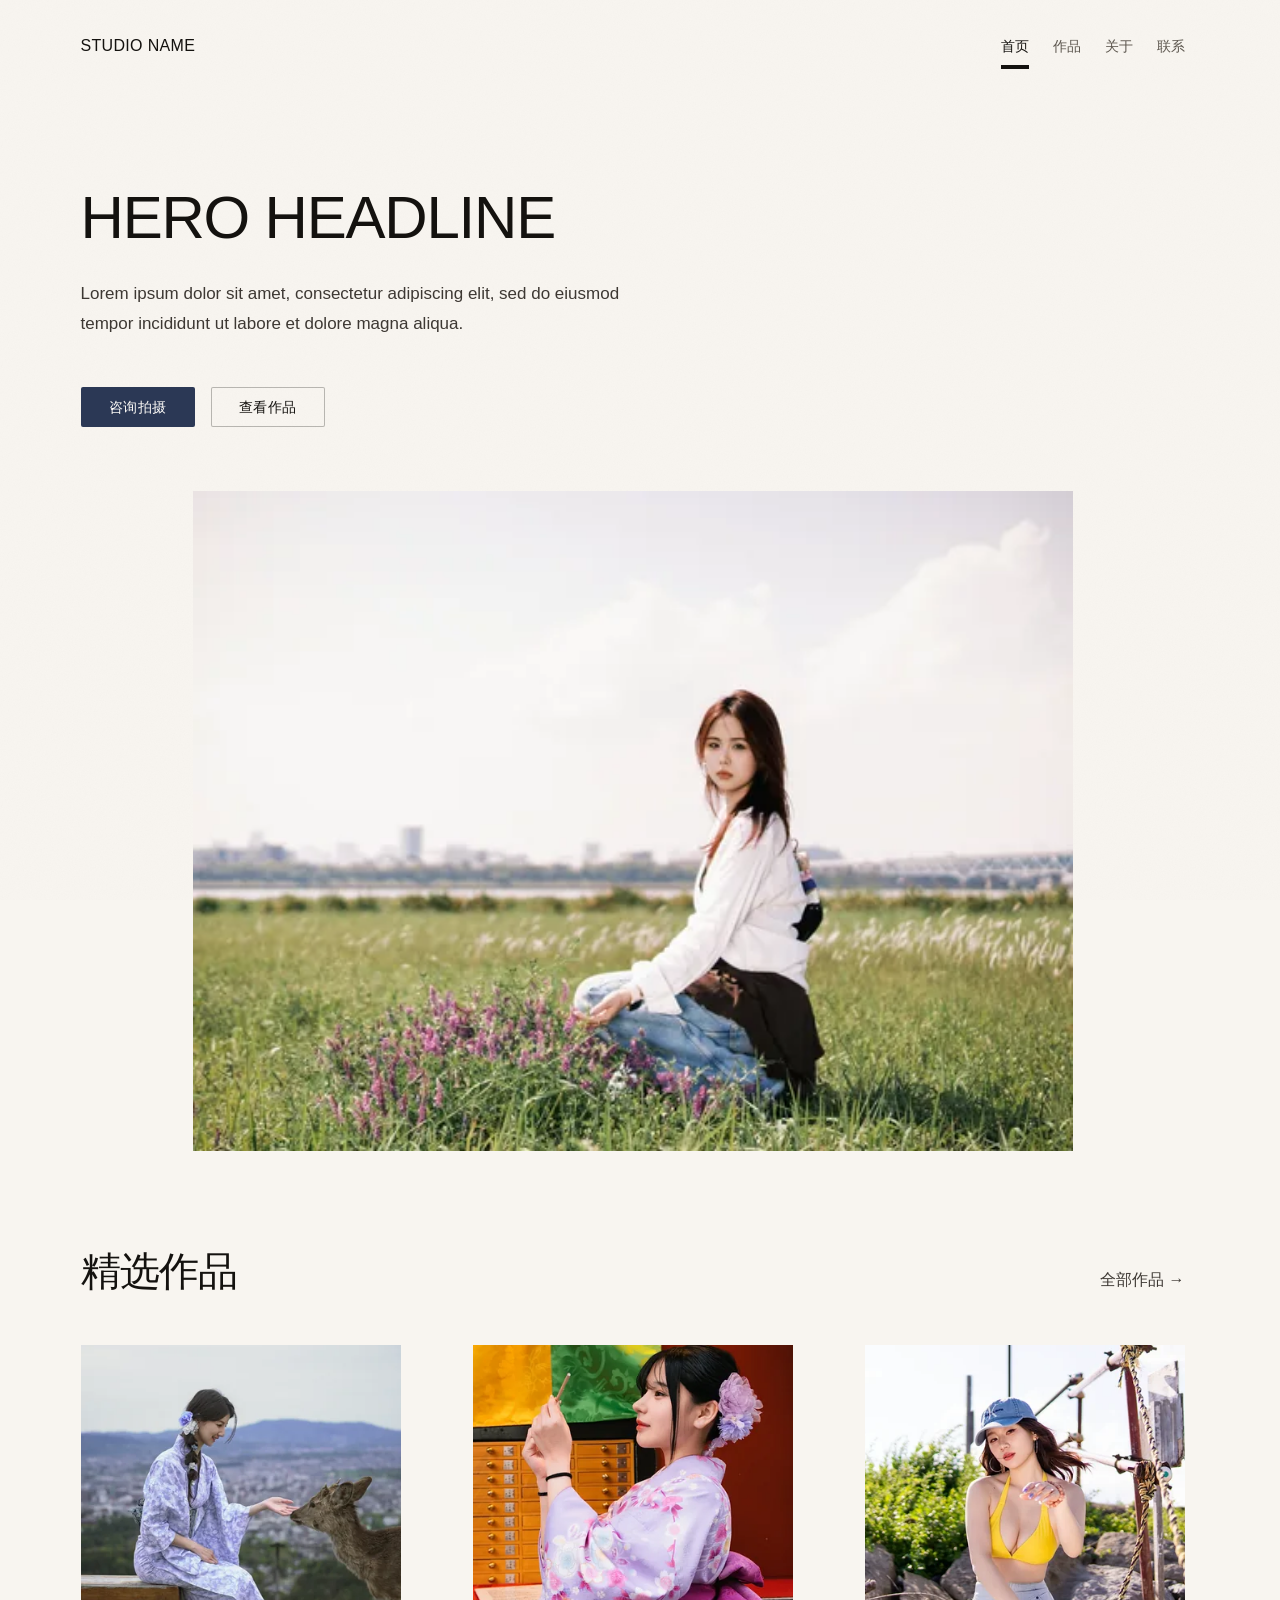
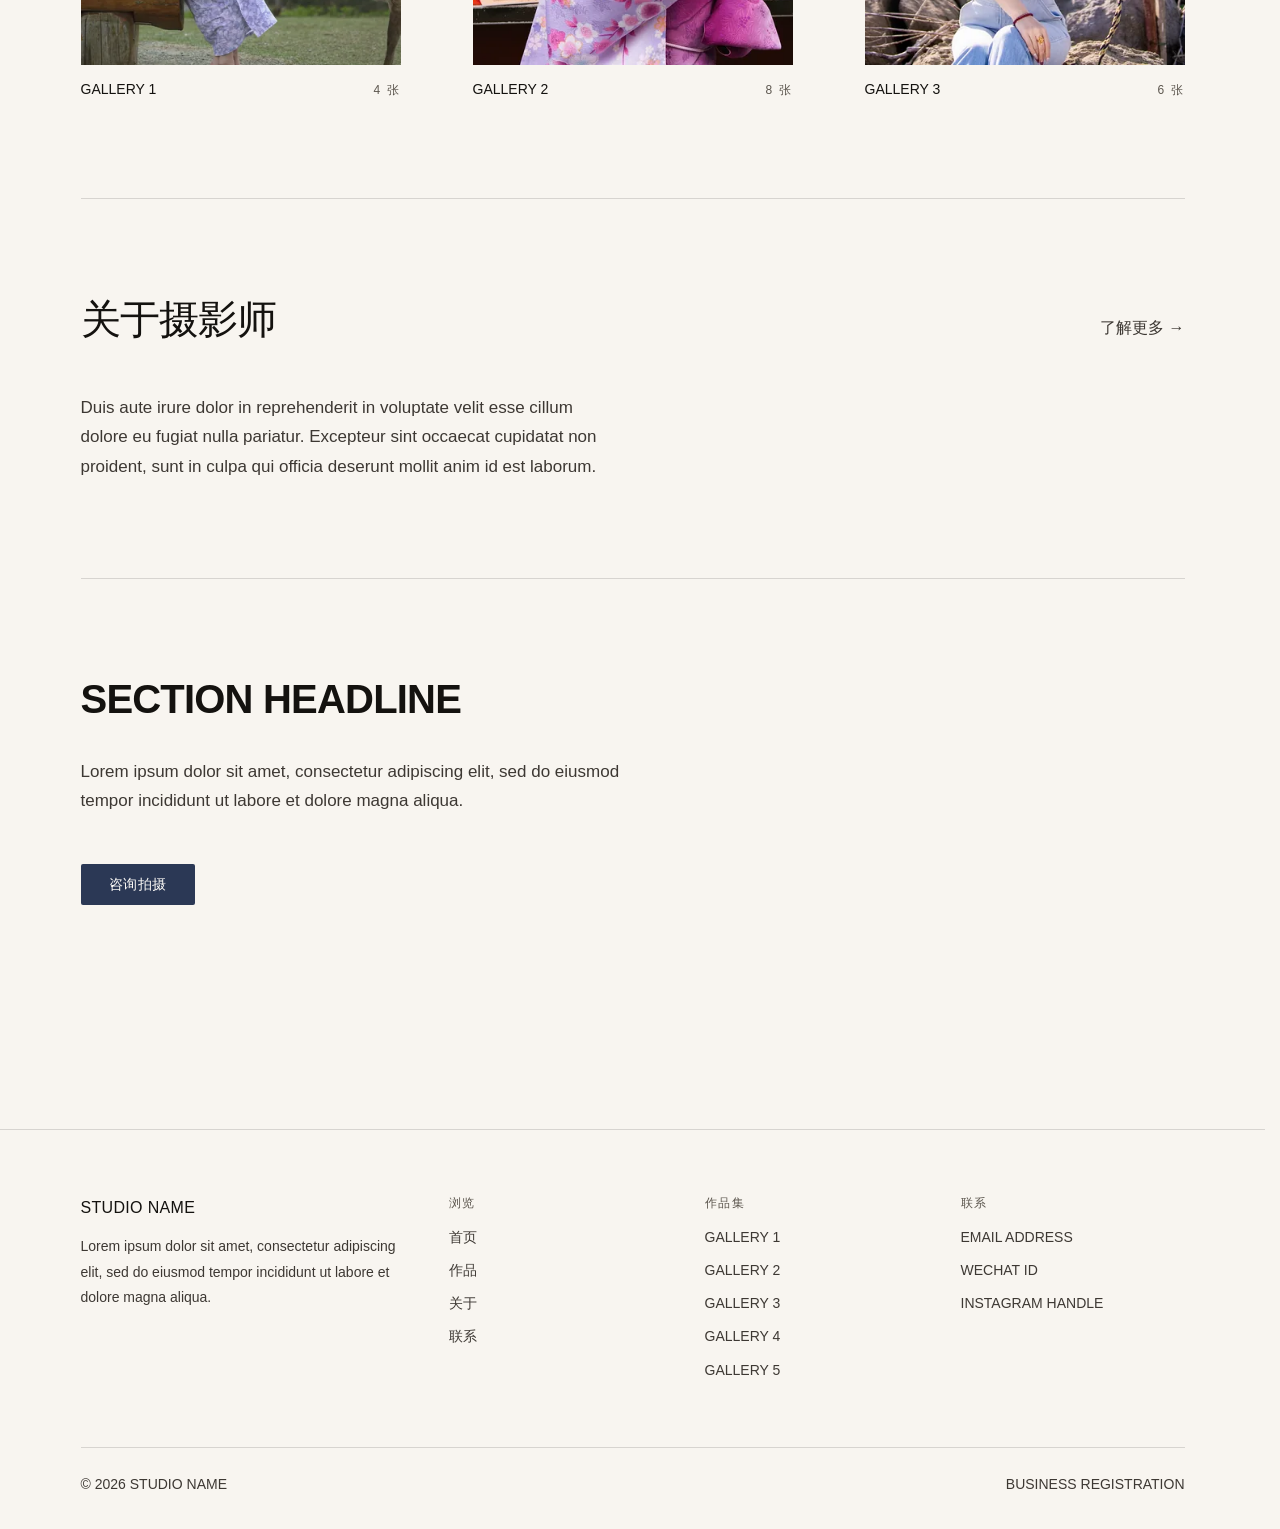
<file: index.html>
<!DOCTYPE html>
<html lang="zh-CN">
<head>
<meta charset="utf-8">
<meta name="viewport" content="width=device-width, initial-scale=1">
<title>STUDIO NAME</title>
<meta name="description" content="META DESCRIPTION">
<meta property="og:title" content="STUDIO NAME">
<meta property="og:description" content="META DESCRIPTION">
<meta property="og:image" content="assets/img/sets/gallery-4/01-1056.webp">
<meta property="og:type" content="website">
<link rel="stylesheet" href="assets/css/tokens.css">
<link rel="stylesheet" href="assets/css/site.css">
<script>document.documentElement.classList.add('js');</script>
</head>
<body>
<header class="site-header">
  <div class="container site-header__inner">
    <a class="site-header__mark" href="index.html">STUDIO NAME</a>
    <nav class="site-nav" aria-label="主导航">
      <a href="index.html" aria-current="page">首页</a>
      <a href="galleries.html">作品</a>
      <a href="about.html">关于</a>
      <a href="contact.html">联系</a>
    </nav>
  </div>
</header>

<main>
  <div class="container">

    <section class="hero">
      <h1 class="display hero__title">HERO HEADLINE</h1>
      <p class="lead prose hero__lead">Lorem ipsum dolor sit amet, consectetur adipiscing elit, sed do eiusmod tempor incididunt ut labore et dolore magna aliqua.</p>
      <div class="hero__actions">
        <a class="btn" href="contact.html">咨询拍摄</a>
        <a class="btn btn--ghost" href="galleries.html">查看作品</a>
      </div>
    </section>

    <figure class="photo photo--landscape reveal" style="margin-inline:auto">
      <img src="assets/img/sets/gallery-4/01-1056.webp"
           srcset="assets/img/sets/gallery-4/01-528.webp 528w,
                   assets/img/sets/gallery-4/01-704.webp 704w,
                   assets/img/sets/gallery-4/01-1056.webp 1056w,
                   assets/img/sets/gallery-4/01-1760.webp 1760w"
           sizes="(max-width: 720px) calc(100vw - 3rem), (max-width: 976px) calc(100vw - 6rem), 880px"
           width="1056" height="792" alt="IMAGE ALT" fetchpriority="high">
    </figure>

    <section class="section">
      <div class="section__head">
        <h2 class="section__title">精选作品</h2>
        <a class="link" href="galleries.html">全部作品 →</a>
      </div>
      <div class="gallery-grid gallery-grid--cards">
      <a class="set-card reveal" href="sets/gallery-1.html">
        <figure class="photo photo--cover">
          <img src="assets/img/sets/gallery-1/01-396.webp"
               srcset="assets/img/sets/gallery-1/01-396.webp 396w,
                       assets/img/sets/gallery-1/01-792.webp 792w"
               sizes="(max-width: 600px) calc(100vw - 3rem), (max-width: 900px) 42vw, 320px"
               width="396" height="528" alt="GALLERY 1 封面" loading="lazy">
        </figure>
        <div class="set-card__meta">
          <span class="set-card__title">GALLERY 1</span>
          <span class="set-card__count">4 张</span>
        </div>
      </a>
      <a class="set-card reveal" href="sets/gallery-2.html">
        <figure class="photo photo--cover">
          <img src="assets/img/sets/gallery-2/01-396.webp"
               srcset="assets/img/sets/gallery-2/01-396.webp 396w,
                       assets/img/sets/gallery-2/01-792.webp 792w"
               sizes="(max-width: 600px) calc(100vw - 3rem), (max-width: 900px) 42vw, 320px"
               width="396" height="528" alt="GALLERY 2 封面" loading="lazy">
        </figure>
        <div class="set-card__meta">
          <span class="set-card__title">GALLERY 2</span>
          <span class="set-card__count">8 张</span>
        </div>
      </a>
      <a class="set-card reveal" href="sets/gallery-3.html">
        <figure class="photo photo--cover">
          <img src="assets/img/sets/gallery-3/01-528.webp"
               srcset="assets/img/sets/gallery-3/01-528.webp 528w,
                       assets/img/sets/gallery-3/01-1056.webp 1056w"
               sizes="(max-width: 600px) calc(100vw - 3rem), (max-width: 900px) 42vw, 320px"
               width="528" height="396" alt="GALLERY 3 封面" loading="lazy">
        </figure>
        <div class="set-card__meta">
          <span class="set-card__title">GALLERY 3</span>
          <span class="set-card__count">6 张</span>
        </div>
      </a>
      </div>
    </section>

    <section class="section">
      <div class="section__head">
        <h2 class="section__title">关于摄影师</h2>
        <a class="link" href="about.html">了解更多 →</a>
      </div>
      <p class="lead prose">Duis aute irure dolor in reprehenderit in voluptate velit esse cillum dolore eu fugiat nulla pariatur. Excepteur sint occaecat cupidatat non proident, sunt in culpa qui officia deserunt mollit anim id est laborum.</p>
    </section>

    <section class="section">
      <h2 class="section__title">SECTION HEADLINE</h2>
      <p class="lead prose section__aside">Lorem ipsum dolor sit amet, consectetur adipiscing elit, sed do eiusmod tempor incididunt ut labore et dolore magna aliqua.</p>
      <div class="hero__actions">
        <a class="btn" href="contact.html">咨询拍摄</a>
      </div>
    </section>

  </div>
</main>

<footer class="site-footer">
  <div class="container">
    <div class="site-footer__grid">
      <div>
        <p class="site-footer__mark">STUDIO NAME</p>
        <p class="small">Lorem ipsum dolor sit amet, consectetur adipiscing elit, sed do eiusmod tempor incididunt ut labore et dolore magna aliqua.</p>
      </div>
      <nav>
        <p class="label">浏览</p>
        <ul>
          <li><a href="index.html">首页</a></li>
          <li><a href="galleries.html">作品</a></li>
          <li><a href="about.html">关于</a></li>
          <li><a href="contact.html">联系</a></li>
        </ul>
      </nav>
      <nav>
        <p class="label">作品集</p>
        <ul>
          <li><a href="sets/gallery-1.html">GALLERY 1</a></li>
          <li><a href="sets/gallery-2.html">GALLERY 2</a></li>
          <li><a href="sets/gallery-3.html">GALLERY 3</a></li>
          <li><a href="sets/gallery-4.html">GALLERY 4</a></li>
          <li><a href="sets/gallery-5.html">GALLERY 5</a></li>
        </ul>
      </nav>
      <div>
        <p class="label">联系</p>
        <ul>
          <li>EMAIL ADDRESS</li>
          <li>WECHAT ID</li>
          <li>INSTAGRAM HANDLE</li>
        </ul>
      </div>
    </div>
    <div class="site-footer__base">
      <p class="small">© 2026 STUDIO NAME</p>
      <p class="small">BUSINESS REGISTRATION</p>
    </div>
  </div>
</footer>
<script src="assets/js/gallery.js" defer></script>
</body>
</html>
</file>
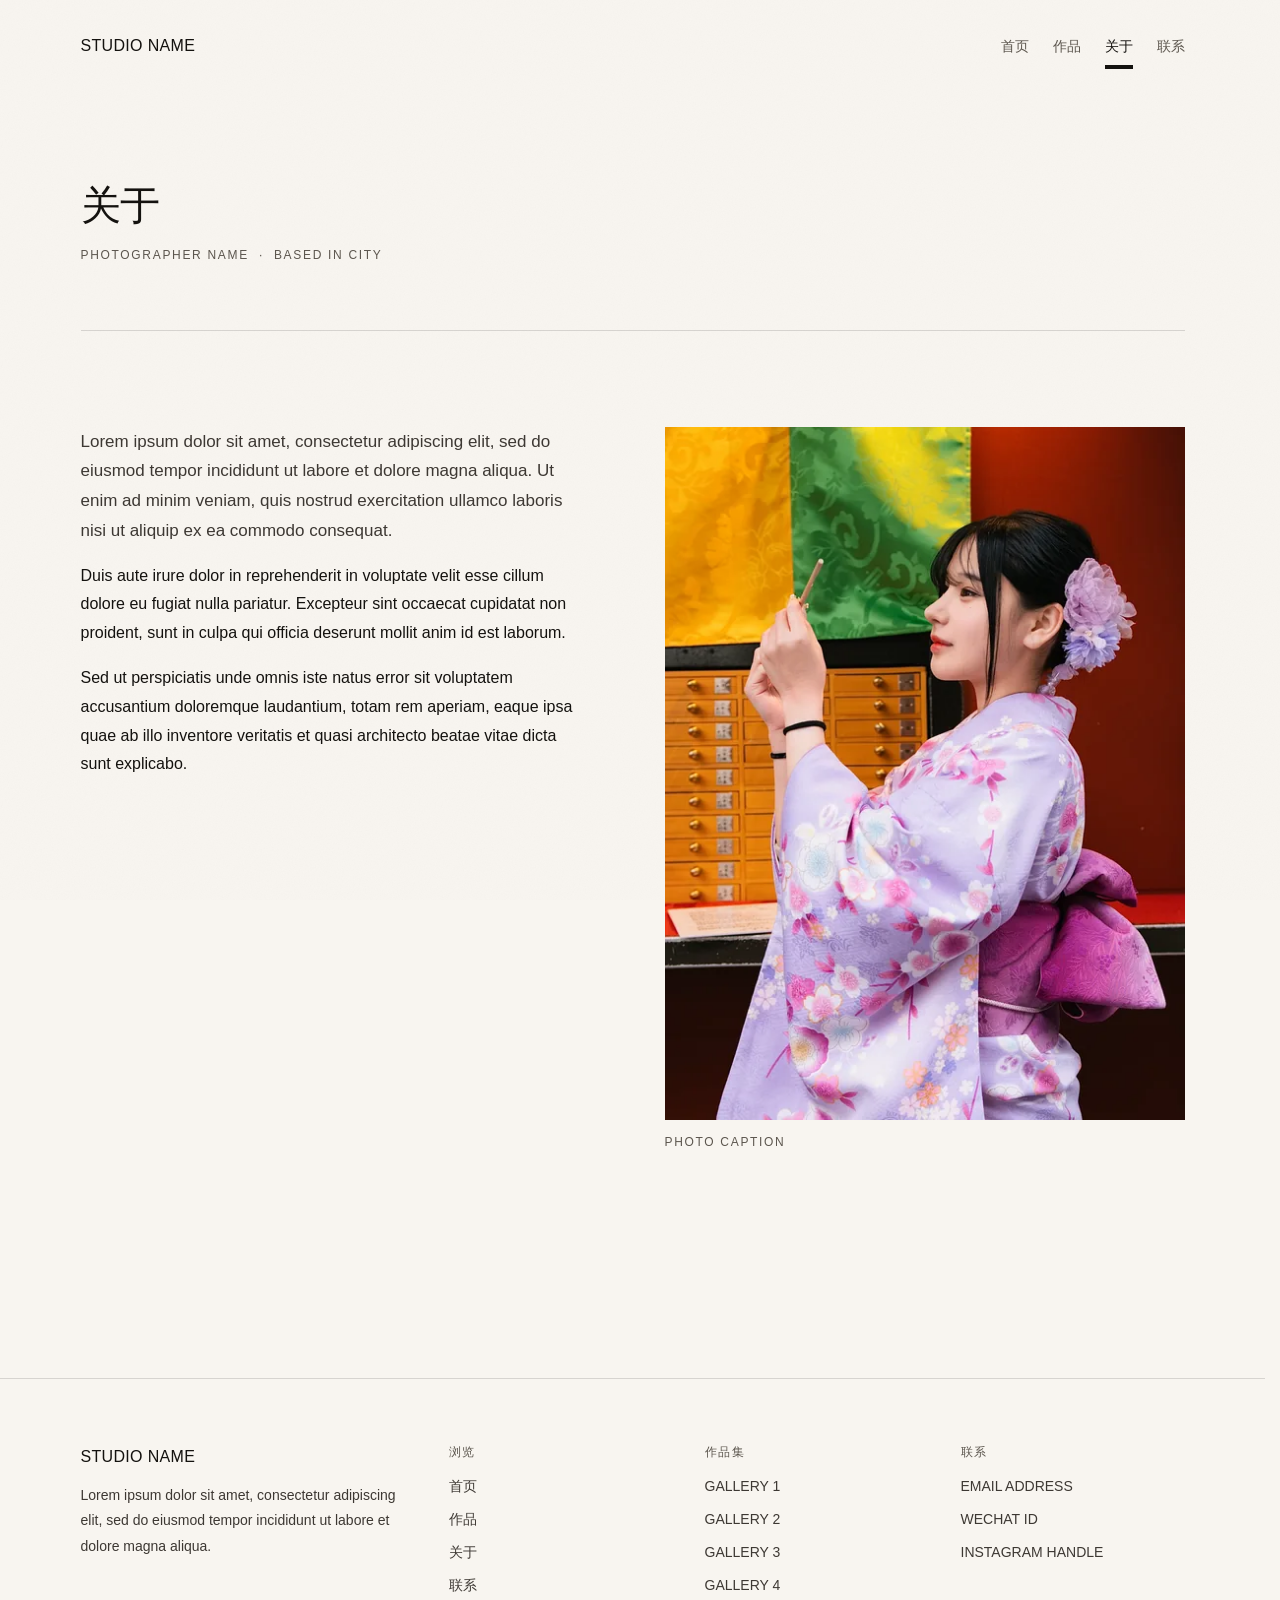
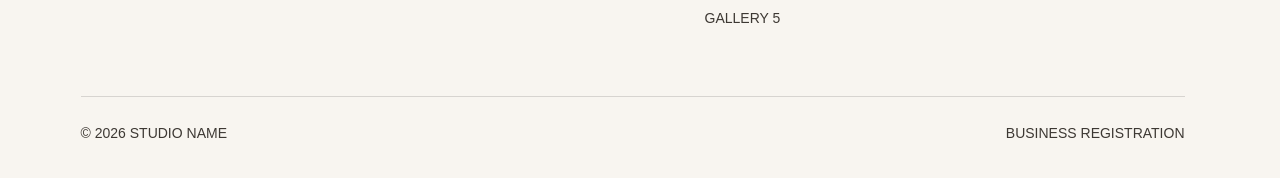
<file: about.html>
<!DOCTYPE html>
<html lang="zh-CN">
<head>
<meta charset="utf-8">
<meta name="viewport" content="width=device-width, initial-scale=1">
<title>关于 — STUDIO NAME</title>
<meta name="description" content="META DESCRIPTION">
<meta property="og:title" content="关于 — STUDIO NAME">
<meta property="og:description" content="META DESCRIPTION">
<meta property="og:image" content="assets/img/sets/gallery-4/01-1056.webp">
<meta property="og:type" content="website">
<link rel="stylesheet" href="assets/css/tokens.css">
<link rel="stylesheet" href="assets/css/site.css">
<script>document.documentElement.classList.add('js');</script>
</head>
<body>
<header class="site-header">
  <div class="container site-header__inner">
    <a class="site-header__mark" href="index.html">STUDIO NAME</a>
    <nav class="site-nav" aria-label="主导航">
      <a href="index.html">首页</a>
      <a href="galleries.html">作品</a>
      <a href="about.html" aria-current="page">关于</a>
      <a href="contact.html">联系</a>
    </nav>
  </div>
</header>

<main>
  <div class="container">
    <section class="hero">
      <h1 class="title">关于</h1>
      <p class="label set-header__meta">PHOTOGRAPHER NAME &nbsp;·&nbsp; BASED IN CITY</p>
    </section>

    <section class="section" style="border-top:1px solid var(--rule)">
      <div class="contact-grid">
        <div class="prose">
          <p class="lead">Lorem ipsum dolor sit amet, consectetur adipiscing elit, sed do eiusmod tempor incididunt ut labore et dolore magna aliqua. Ut enim ad minim veniam, quis nostrud exercitation ullamco laboris nisi ut aliquip ex ea commodo consequat.</p>
          <p>Duis aute irure dolor in reprehenderit in voluptate velit esse cillum dolore eu fugiat nulla pariatur. Excepteur sint occaecat cupidatat non proident, sunt in culpa qui officia deserunt mollit anim id est laborum.</p>
          <p>Sed ut perspiciatis unde omnis iste natus error sit voluptatem accusantium doloremque laudantium, totam rem aperiam, eaque ipsa quae ab illo inventore veritatis et quasi architecto beatae vitae dicta sunt explicabo.</p>
        </div>
        <div>
          <figure class="photo photo--portrait">
            <img src="assets/img/sets/gallery-2/03-528.webp"
                 srcset="assets/img/sets/gallery-2/03-528.webp 528w,
                         assets/img/sets/gallery-2/03-792.webp 792w,
                         assets/img/sets/gallery-2/03-1320.webp 1320w"
                 sizes="(max-width: 760px) calc(100vw - 6rem), 520px"
                 width="528" height="704" alt="IMAGE ALT" loading="lazy">
            <figcaption>PHOTO CAPTION</figcaption>
          </figure>
        </div>
      </div>
    </section>
  </div>
</main>

<footer class="site-footer">
  <div class="container">
    <div class="site-footer__grid">
      <div>
        <p class="site-footer__mark">STUDIO NAME</p>
        <p class="small">Lorem ipsum dolor sit amet, consectetur adipiscing elit, sed do eiusmod tempor incididunt ut labore et dolore magna aliqua.</p>
      </div>
      <nav>
        <p class="label">浏览</p>
        <ul>
          <li><a href="index.html">首页</a></li>
          <li><a href="galleries.html">作品</a></li>
          <li><a href="about.html">关于</a></li>
          <li><a href="contact.html">联系</a></li>
        </ul>
      </nav>
      <nav>
        <p class="label">作品集</p>
        <ul>
          <li><a href="sets/gallery-1.html">GALLERY 1</a></li>
          <li><a href="sets/gallery-2.html">GALLERY 2</a></li>
          <li><a href="sets/gallery-3.html">GALLERY 3</a></li>
          <li><a href="sets/gallery-4.html">GALLERY 4</a></li>
          <li><a href="sets/gallery-5.html">GALLERY 5</a></li>
        </ul>
      </nav>
      <div>
        <p class="label">联系</p>
        <ul>
          <li>EMAIL ADDRESS</li>
          <li>WECHAT ID</li>
          <li>INSTAGRAM HANDLE</li>
        </ul>
      </div>
    </div>
    <div class="site-footer__base">
      <p class="small">© 2026 STUDIO NAME</p>
      <p class="small">BUSINESS REGISTRATION</p>
    </div>
  </div>
</footer>
<script src="assets/js/gallery.js" defer></script>
</body>
</html>
</file>
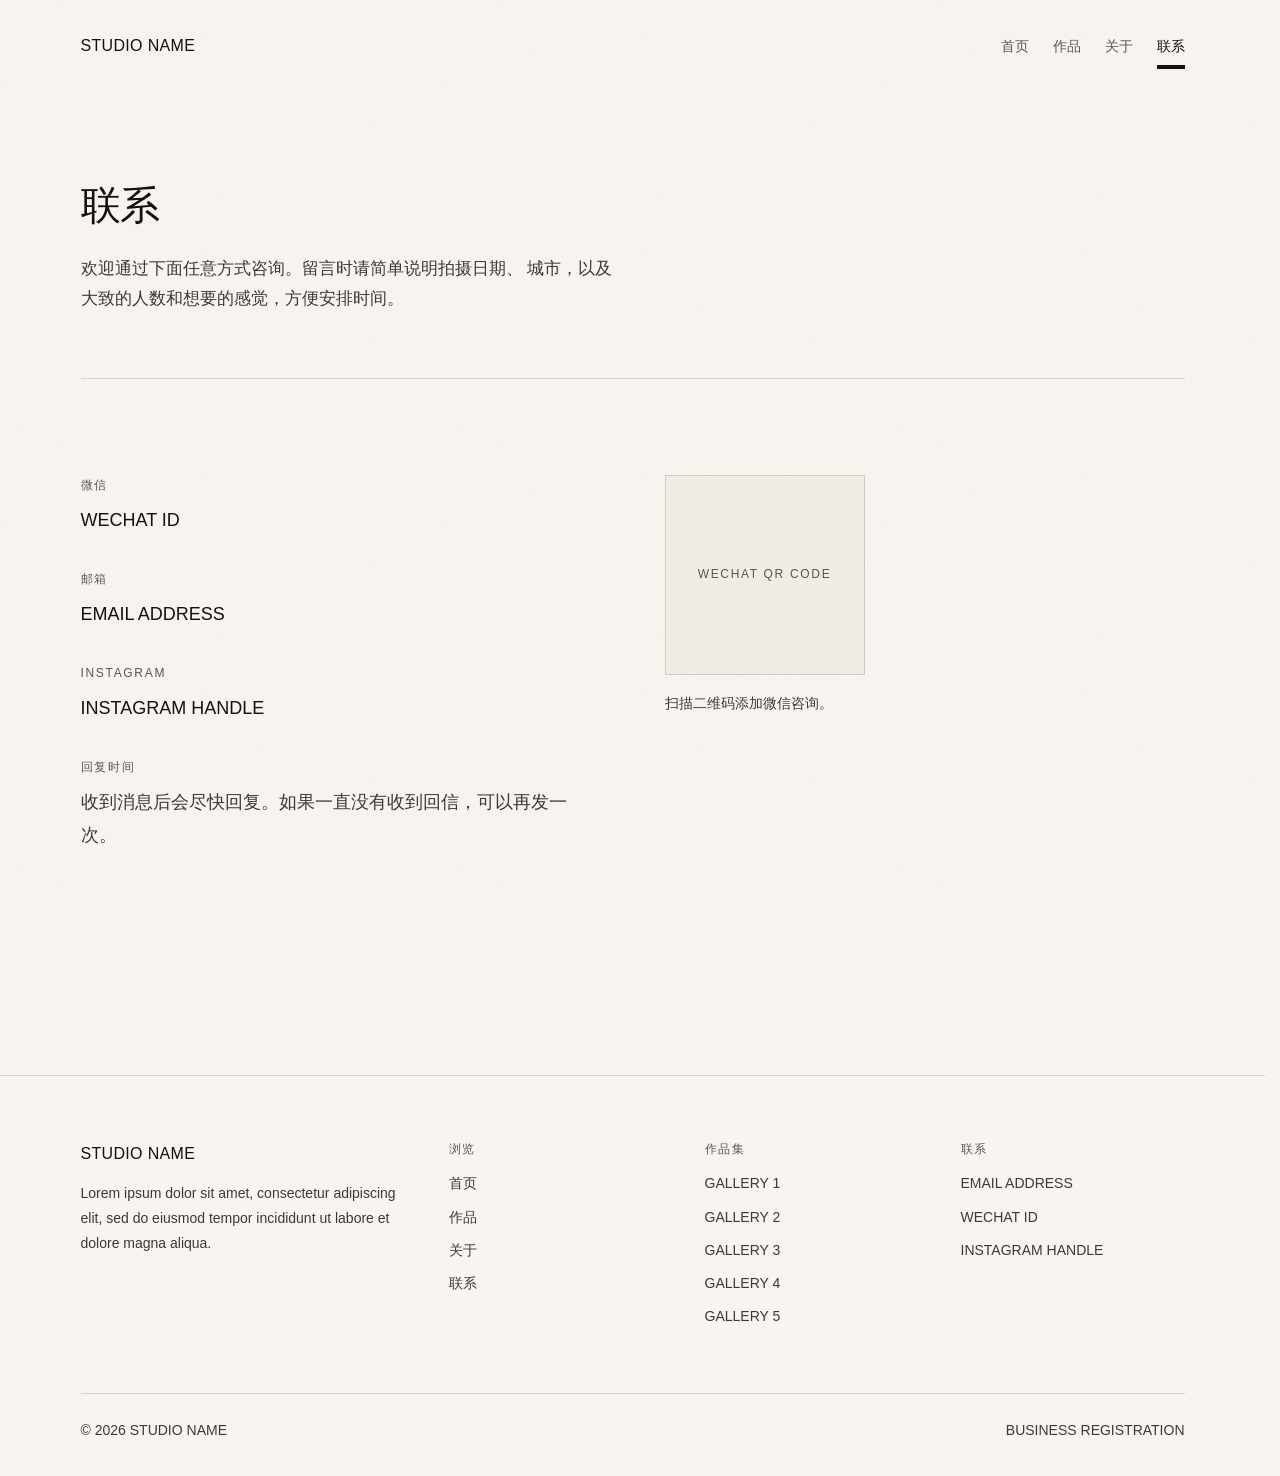
<file: contact.html>
<!DOCTYPE html>
<html lang="zh-CN">
<head>
<meta charset="utf-8">
<meta name="viewport" content="width=device-width, initial-scale=1">
<title>联系 — STUDIO NAME</title>
<meta name="description" content="META DESCRIPTION">
<meta property="og:title" content="联系 — STUDIO NAME">
<meta property="og:description" content="META DESCRIPTION">
<meta property="og:image" content="assets/img/sets/gallery-4/01-1056.webp">
<meta property="og:type" content="website">
<link rel="stylesheet" href="assets/css/tokens.css">
<link rel="stylesheet" href="assets/css/site.css">
<script>document.documentElement.classList.add('js');</script>
</head>
<body>
<header class="site-header">
  <div class="container site-header__inner">
    <a class="site-header__mark" href="index.html">STUDIO NAME</a>
    <nav class="site-nav" aria-label="主导航">
      <a href="index.html">首页</a>
      <a href="galleries.html">作品</a>
      <a href="about.html">关于</a>
      <a href="contact.html" aria-current="page">联系</a>
    </nav>
  </div>
</header>

<main>
  <div class="container">
    <section class="hero">
      <h1 class="title">联系</h1>
      <p class="lead prose hero__lead">欢迎通过下面任意方式咨询。留言时请简单说明拍摄日期、
        城市，以及大致的人数和想要的感觉，方便安排时间。</p>
    </section>

    <section class="section" style="border-top:1px solid var(--rule)">
      <div class="contact-grid">
        <dl>
          <div class="contact-item">
            <dt>微信</dt>
            <dd>WECHAT ID</dd>
          </div>
          <div class="contact-item">
            <dt>邮箱</dt>
            <dd>EMAIL ADDRESS</dd>
          </div>
          <div class="contact-item">
            <dt>Instagram</dt>
            <dd>INSTAGRAM HANDLE</dd>
          </div>
          <div class="contact-item">
            <dt>回复时间</dt>
            <dd class="small">收到消息后会尽快回复。如果一直没有收到回信，可以再发一次。</dd>
          </div>
        </dl>
        <div>
          <div class="qr">WECHAT QR CODE</div>
          <p class="small" style="margin-top:var(--space-4);max-width:28em">扫描二维码添加微信咨询。</p>
        </div>
      </div>
    </section>
  </div>
</main>

<footer class="site-footer">
  <div class="container">
    <div class="site-footer__grid">
      <div>
        <p class="site-footer__mark">STUDIO NAME</p>
        <p class="small">Lorem ipsum dolor sit amet, consectetur adipiscing elit, sed do eiusmod tempor incididunt ut labore et dolore magna aliqua.</p>
      </div>
      <nav>
        <p class="label">浏览</p>
        <ul>
          <li><a href="index.html">首页</a></li>
          <li><a href="galleries.html">作品</a></li>
          <li><a href="about.html">关于</a></li>
          <li><a href="contact.html">联系</a></li>
        </ul>
      </nav>
      <nav>
        <p class="label">作品集</p>
        <ul>
          <li><a href="sets/gallery-1.html">GALLERY 1</a></li>
          <li><a href="sets/gallery-2.html">GALLERY 2</a></li>
          <li><a href="sets/gallery-3.html">GALLERY 3</a></li>
          <li><a href="sets/gallery-4.html">GALLERY 4</a></li>
          <li><a href="sets/gallery-5.html">GALLERY 5</a></li>
        </ul>
      </nav>
      <div>
        <p class="label">联系</p>
        <ul>
          <li>EMAIL ADDRESS</li>
          <li>WECHAT ID</li>
          <li>INSTAGRAM HANDLE</li>
        </ul>
      </div>
    </div>
    <div class="site-footer__base">
      <p class="small">© 2026 STUDIO NAME</p>
      <p class="small">BUSINESS REGISTRATION</p>
    </div>
  </div>
</footer>
<script src="assets/js/gallery.js" defer></script>
</body>
</html>
</file>
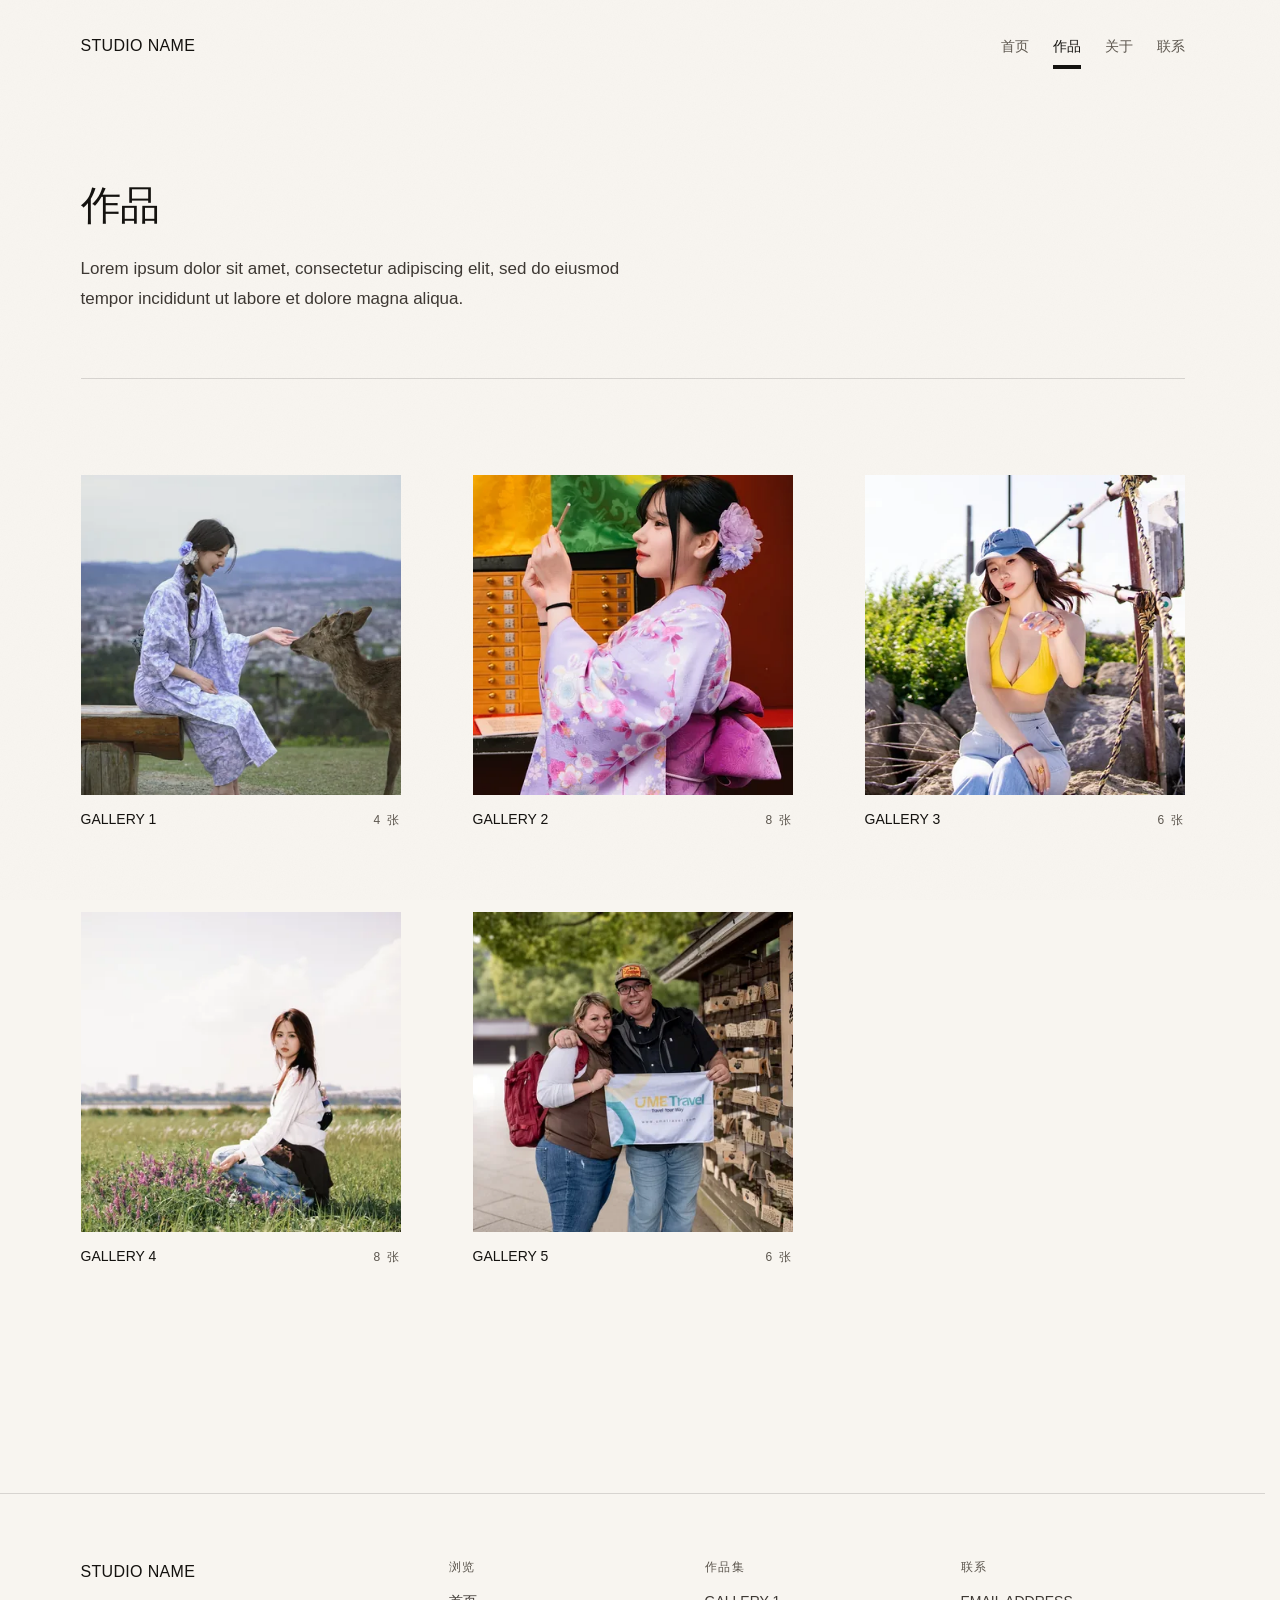
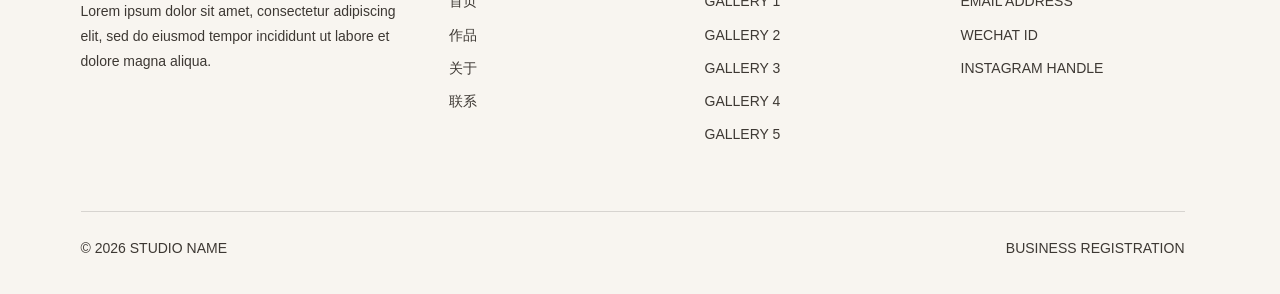
<file: galleries.html>
<!DOCTYPE html>
<html lang="zh-CN">
<head>
<meta charset="utf-8">
<meta name="viewport" content="width=device-width, initial-scale=1">
<title>作品 — STUDIO NAME</title>
<meta name="description" content="META DESCRIPTION">
<meta property="og:title" content="作品 — STUDIO NAME">
<meta property="og:description" content="META DESCRIPTION">
<meta property="og:image" content="assets/img/sets/gallery-4/01-1056.webp">
<meta property="og:type" content="website">
<link rel="stylesheet" href="assets/css/tokens.css">
<link rel="stylesheet" href="assets/css/site.css">
<script>document.documentElement.classList.add('js');</script>
</head>
<body>
<header class="site-header">
  <div class="container site-header__inner">
    <a class="site-header__mark" href="index.html">STUDIO NAME</a>
    <nav class="site-nav" aria-label="主导航">
      <a href="index.html">首页</a>
      <a href="galleries.html" aria-current="page">作品</a>
      <a href="about.html">关于</a>
      <a href="contact.html">联系</a>
    </nav>
  </div>
</header>

<main>
  <div class="container">
    <section class="hero">
      <h1 class="title">作品</h1>
      <p class="lead prose hero__lead">Lorem ipsum dolor sit amet, consectetur adipiscing elit, sed do eiusmod tempor incididunt ut labore et dolore magna aliqua.</p>
    </section>

    <section class="section" style="border-top:1px solid var(--rule)">
      <div class="gallery-grid gallery-grid--cards">
      <a class="set-card reveal" href="sets/gallery-1.html">
        <figure class="photo photo--cover">
          <img src="assets/img/sets/gallery-1/01-396.webp"
               srcset="assets/img/sets/gallery-1/01-396.webp 396w,
                       assets/img/sets/gallery-1/01-792.webp 792w"
               sizes="(max-width: 600px) calc(100vw - 3rem), (max-width: 900px) 42vw, 320px"
               width="396" height="528" alt="GALLERY 1 封面" loading="lazy">
        </figure>
        <div class="set-card__meta">
          <span class="set-card__title">GALLERY 1</span>
          <span class="set-card__count">4 张</span>
        </div>
      </a>
      <a class="set-card reveal" href="sets/gallery-2.html">
        <figure class="photo photo--cover">
          <img src="assets/img/sets/gallery-2/01-396.webp"
               srcset="assets/img/sets/gallery-2/01-396.webp 396w,
                       assets/img/sets/gallery-2/01-792.webp 792w"
               sizes="(max-width: 600px) calc(100vw - 3rem), (max-width: 900px) 42vw, 320px"
               width="396" height="528" alt="GALLERY 2 封面" loading="lazy">
        </figure>
        <div class="set-card__meta">
          <span class="set-card__title">GALLERY 2</span>
          <span class="set-card__count">8 张</span>
        </div>
      </a>
      <a class="set-card reveal" href="sets/gallery-3.html">
        <figure class="photo photo--cover">
          <img src="assets/img/sets/gallery-3/01-528.webp"
               srcset="assets/img/sets/gallery-3/01-528.webp 528w,
                       assets/img/sets/gallery-3/01-1056.webp 1056w"
               sizes="(max-width: 600px) calc(100vw - 3rem), (max-width: 900px) 42vw, 320px"
               width="528" height="396" alt="GALLERY 3 封面" loading="lazy">
        </figure>
        <div class="set-card__meta">
          <span class="set-card__title">GALLERY 3</span>
          <span class="set-card__count">6 张</span>
        </div>
      </a>
      <a class="set-card reveal" href="sets/gallery-4.html">
        <figure class="photo photo--cover">
          <img src="assets/img/sets/gallery-4/01-528.webp"
               srcset="assets/img/sets/gallery-4/01-528.webp 528w,
                       assets/img/sets/gallery-4/01-1056.webp 1056w"
               sizes="(max-width: 600px) calc(100vw - 3rem), (max-width: 900px) 42vw, 320px"
               width="528" height="396" alt="GALLERY 4 封面" loading="lazy">
        </figure>
        <div class="set-card__meta">
          <span class="set-card__title">GALLERY 4</span>
          <span class="set-card__count">8 张</span>
        </div>
      </a>
      <a class="set-card reveal" href="sets/gallery-5.html">
        <figure class="photo photo--cover">
          <img src="assets/img/sets/gallery-5/01-528.webp"
               srcset="assets/img/sets/gallery-5/01-528.webp 528w,
                       assets/img/sets/gallery-5/01-1056.webp 1056w"
               sizes="(max-width: 600px) calc(100vw - 3rem), (max-width: 900px) 42vw, 320px"
               width="528" height="396" alt="GALLERY 5 封面" loading="lazy">
        </figure>
        <div class="set-card__meta">
          <span class="set-card__title">GALLERY 5</span>
          <span class="set-card__count">6 张</span>
        </div>
      </a>
      </div>
    </section>
  </div>
</main>

<footer class="site-footer">
  <div class="container">
    <div class="site-footer__grid">
      <div>
        <p class="site-footer__mark">STUDIO NAME</p>
        <p class="small">Lorem ipsum dolor sit amet, consectetur adipiscing elit, sed do eiusmod tempor incididunt ut labore et dolore magna aliqua.</p>
      </div>
      <nav>
        <p class="label">浏览</p>
        <ul>
          <li><a href="index.html">首页</a></li>
          <li><a href="galleries.html">作品</a></li>
          <li><a href="about.html">关于</a></li>
          <li><a href="contact.html">联系</a></li>
        </ul>
      </nav>
      <nav>
        <p class="label">作品集</p>
        <ul>
          <li><a href="sets/gallery-1.html">GALLERY 1</a></li>
          <li><a href="sets/gallery-2.html">GALLERY 2</a></li>
          <li><a href="sets/gallery-3.html">GALLERY 3</a></li>
          <li><a href="sets/gallery-4.html">GALLERY 4</a></li>
          <li><a href="sets/gallery-5.html">GALLERY 5</a></li>
        </ul>
      </nav>
      <div>
        <p class="label">联系</p>
        <ul>
          <li>EMAIL ADDRESS</li>
          <li>WECHAT ID</li>
          <li>INSTAGRAM HANDLE</li>
        </ul>
      </div>
    </div>
    <div class="site-footer__base">
      <p class="small">© 2026 STUDIO NAME</p>
      <p class="small">BUSINESS REGISTRATION</p>
    </div>
  </div>
</footer>
<script src="assets/js/gallery.js" defer></script>
</body>
</html>
</file>
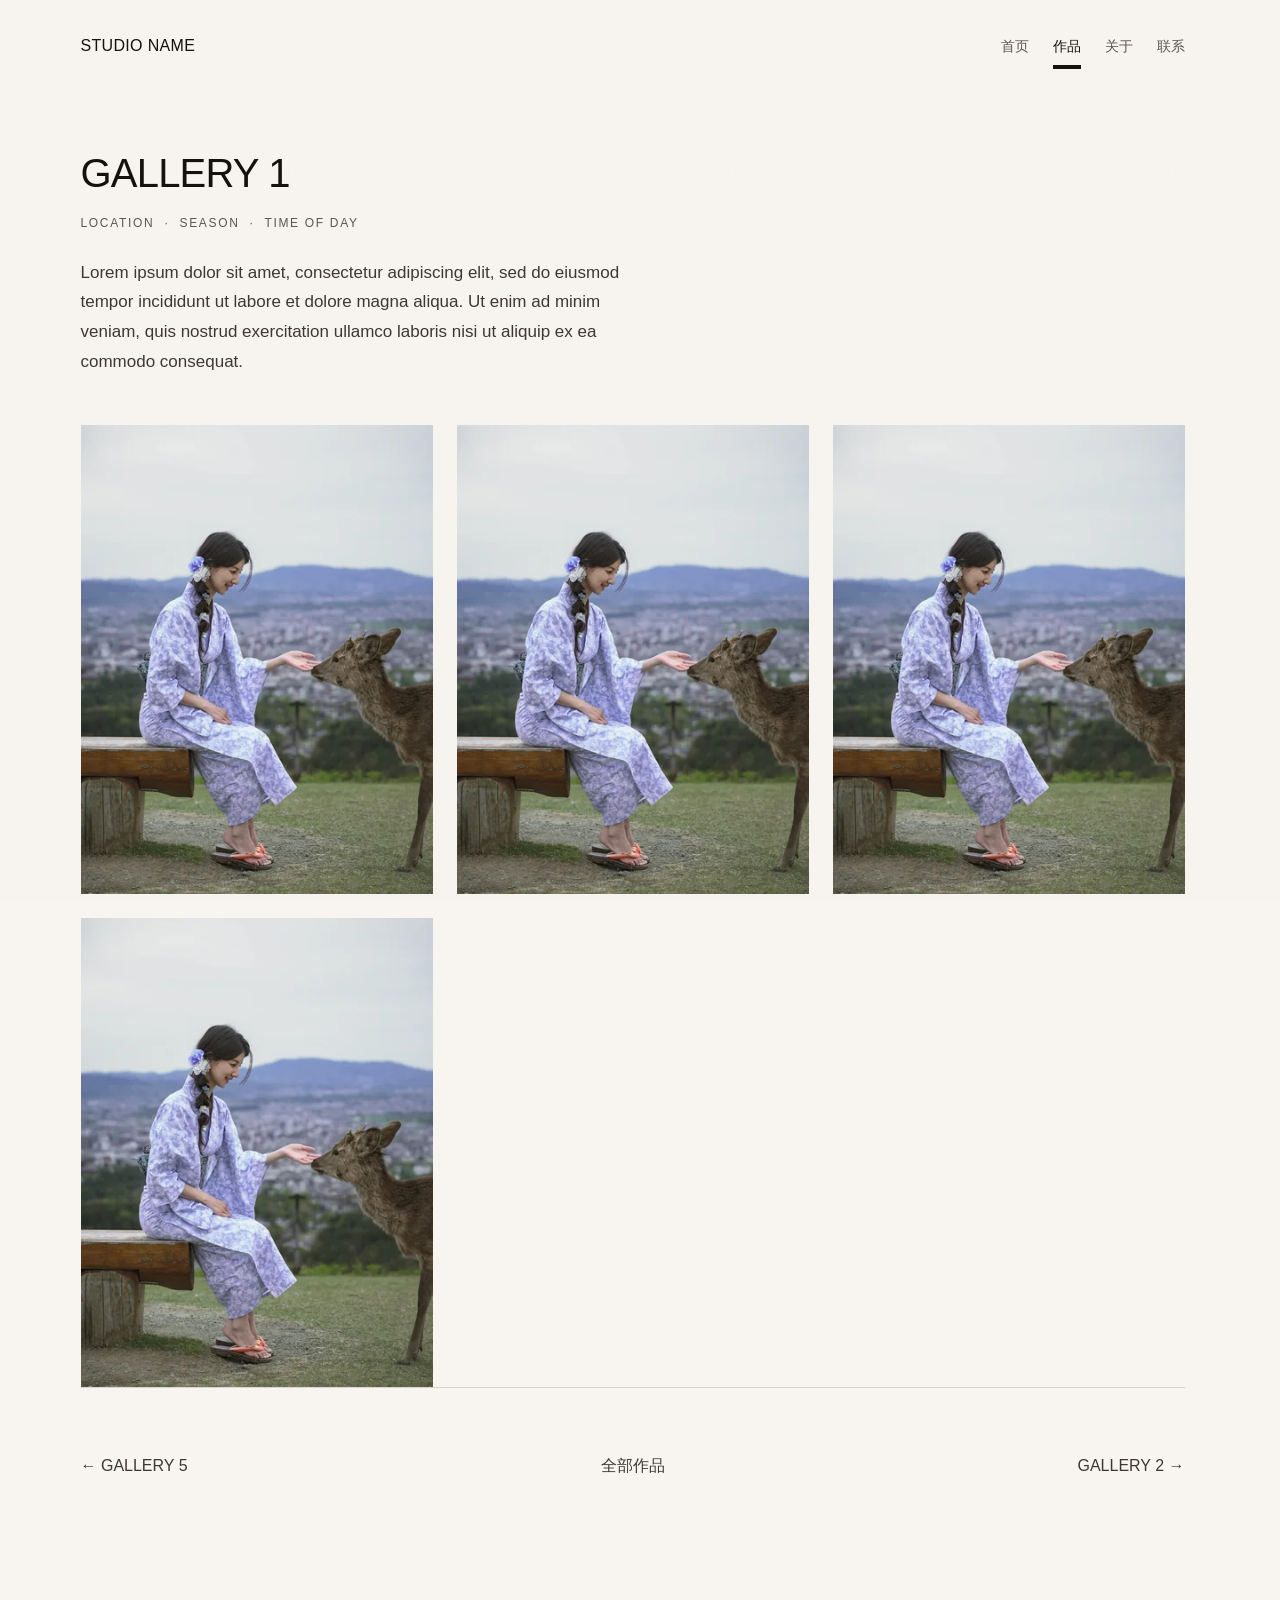
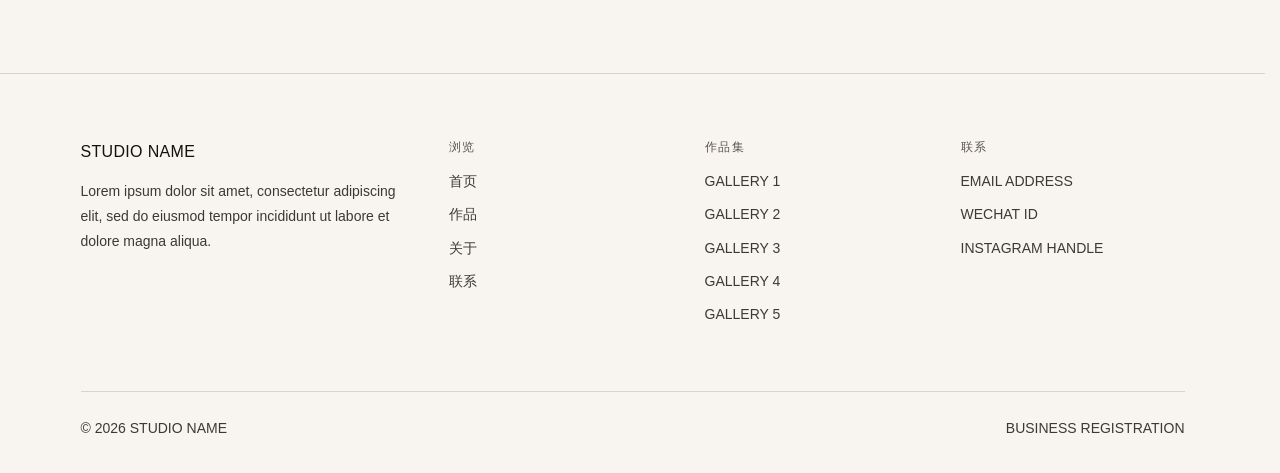
<file: sets/gallery-1.html>
<!DOCTYPE html>
<html lang="zh-CN">
<head>
<meta charset="utf-8">
<meta name="viewport" content="width=device-width, initial-scale=1">
<title>GALLERY 1 — STUDIO NAME</title>
<meta name="description" content="META DESCRIPTION">
<meta property="og:title" content="GALLERY 1 — STUDIO NAME">
<meta property="og:description" content="META DESCRIPTION">
<meta property="og:image" content="../assets/img/sets/gallery-1/01-792.webp">
<meta property="og:type" content="website">
<link rel="stylesheet" href="../assets/css/tokens.css">
<link rel="stylesheet" href="../assets/css/site.css">
<script>document.documentElement.classList.add('js');</script>
</head>
<body>
<header class="site-header">
  <div class="container site-header__inner">
    <a class="site-header__mark" href="../index.html">STUDIO NAME</a>
    <nav class="site-nav" aria-label="主导航">
      <a href="../index.html">首页</a>
      <a href="../galleries.html" aria-current="page">作品</a>
      <a href="../about.html">关于</a>
      <a href="../contact.html">联系</a>
    </nav>
  </div>
</header>

<main>
  <div class="container">
    <div class="set-header">
      <h1 class="title">GALLERY 1</h1>
      <p class="label set-header__meta">LOCATION &nbsp;·&nbsp; SEASON &nbsp;·&nbsp; TIME OF DAY</p>
      <p class="lead prose" style="margin-top:var(--space-5)">Lorem ipsum dolor sit amet, consectetur adipiscing elit, sed do eiusmod tempor incididunt ut labore et dolore magna aliqua. Ut enim ad minim veniam, quis nostrud exercitation ullamco laboris nisi ut aliquip ex ea commodo consequat.</p>
    </div>

    <div class="gallery-grid gallery-grid--3" data-lightbox>
      <figure class="photo photo--portrait reveal">
        <img src="../assets/img/sets/gallery-1/01-396.webp"
             srcset="../assets/img/sets/gallery-1/01-396.webp 396w,
                     ../assets/img/sets/gallery-1/01-792.webp 792w"
             sizes="(max-width: 600px) calc(100vw - 3rem), (max-width: 900px) 50vw, 352px"
             data-full="../assets/img/sets/gallery-1/01-1320.webp"
             width="396" height="352" alt="GALLERY 1 第 1 张" loading="lazy">
      </figure>
      <figure class="photo photo--portrait reveal">
        <img src="../assets/img/sets/gallery-1/02-396.webp"
             srcset="../assets/img/sets/gallery-1/02-396.webp 396w,
                     ../assets/img/sets/gallery-1/02-792.webp 792w"
             sizes="(max-width: 600px) calc(100vw - 3rem), (max-width: 900px) 50vw, 352px"
             data-full="../assets/img/sets/gallery-1/02-1320.webp"
             width="396" height="352" alt="GALLERY 1 第 2 张" loading="lazy">
      </figure>
      <figure class="photo photo--portrait reveal">
        <img src="../assets/img/sets/gallery-1/03-396.webp"
             srcset="../assets/img/sets/gallery-1/03-396.webp 396w,
                     ../assets/img/sets/gallery-1/03-792.webp 792w"
             sizes="(max-width: 600px) calc(100vw - 3rem), (max-width: 900px) 50vw, 352px"
             data-full="../assets/img/sets/gallery-1/03-1320.webp"
             width="396" height="352" alt="GALLERY 1 第 3 张" loading="lazy">
      </figure>
      <figure class="photo photo--portrait reveal">
        <img src="../assets/img/sets/gallery-1/04-396.webp"
             srcset="../assets/img/sets/gallery-1/04-396.webp 396w,
                     ../assets/img/sets/gallery-1/04-792.webp 792w"
             sizes="(max-width: 600px) calc(100vw - 3rem), (max-width: 900px) 50vw, 352px"
             data-full="../assets/img/sets/gallery-1/04-1320.webp"
             width="396" height="352" alt="GALLERY 1 第 4 张" loading="lazy">
      </figure>
    </div>

    <div class="set-footer">
      <a class="link" href="../sets/gallery-5.html">← GALLERY 5</a>
      <a class="link" href="../galleries.html">全部作品</a>
      <a class="link" href="../sets/gallery-2.html">GALLERY 2 →</a>
    </div>
  </div>
</main>

<footer class="site-footer">
  <div class="container">
    <div class="site-footer__grid">
      <div>
        <p class="site-footer__mark">STUDIO NAME</p>
        <p class="small">Lorem ipsum dolor sit amet, consectetur adipiscing elit, sed do eiusmod tempor incididunt ut labore et dolore magna aliqua.</p>
      </div>
      <nav>
        <p class="label">浏览</p>
        <ul>
          <li><a href="../index.html">首页</a></li>
          <li><a href="../galleries.html">作品</a></li>
          <li><a href="../about.html">关于</a></li>
          <li><a href="../contact.html">联系</a></li>
        </ul>
      </nav>
      <nav>
        <p class="label">作品集</p>
        <ul>
          <li><a href="../sets/gallery-1.html">GALLERY 1</a></li>
          <li><a href="../sets/gallery-2.html">GALLERY 2</a></li>
          <li><a href="../sets/gallery-3.html">GALLERY 3</a></li>
          <li><a href="../sets/gallery-4.html">GALLERY 4</a></li>
          <li><a href="../sets/gallery-5.html">GALLERY 5</a></li>
        </ul>
      </nav>
      <div>
        <p class="label">联系</p>
        <ul>
          <li>EMAIL ADDRESS</li>
          <li>WECHAT ID</li>
          <li>INSTAGRAM HANDLE</li>
        </ul>
      </div>
    </div>
    <div class="site-footer__base">
      <p class="small">© 2026 STUDIO NAME</p>
      <p class="small">BUSINESS REGISTRATION</p>
    </div>
  </div>
</footer>
<script src="../assets/js/gallery.js" defer></script>
</body>
</html>
</file>
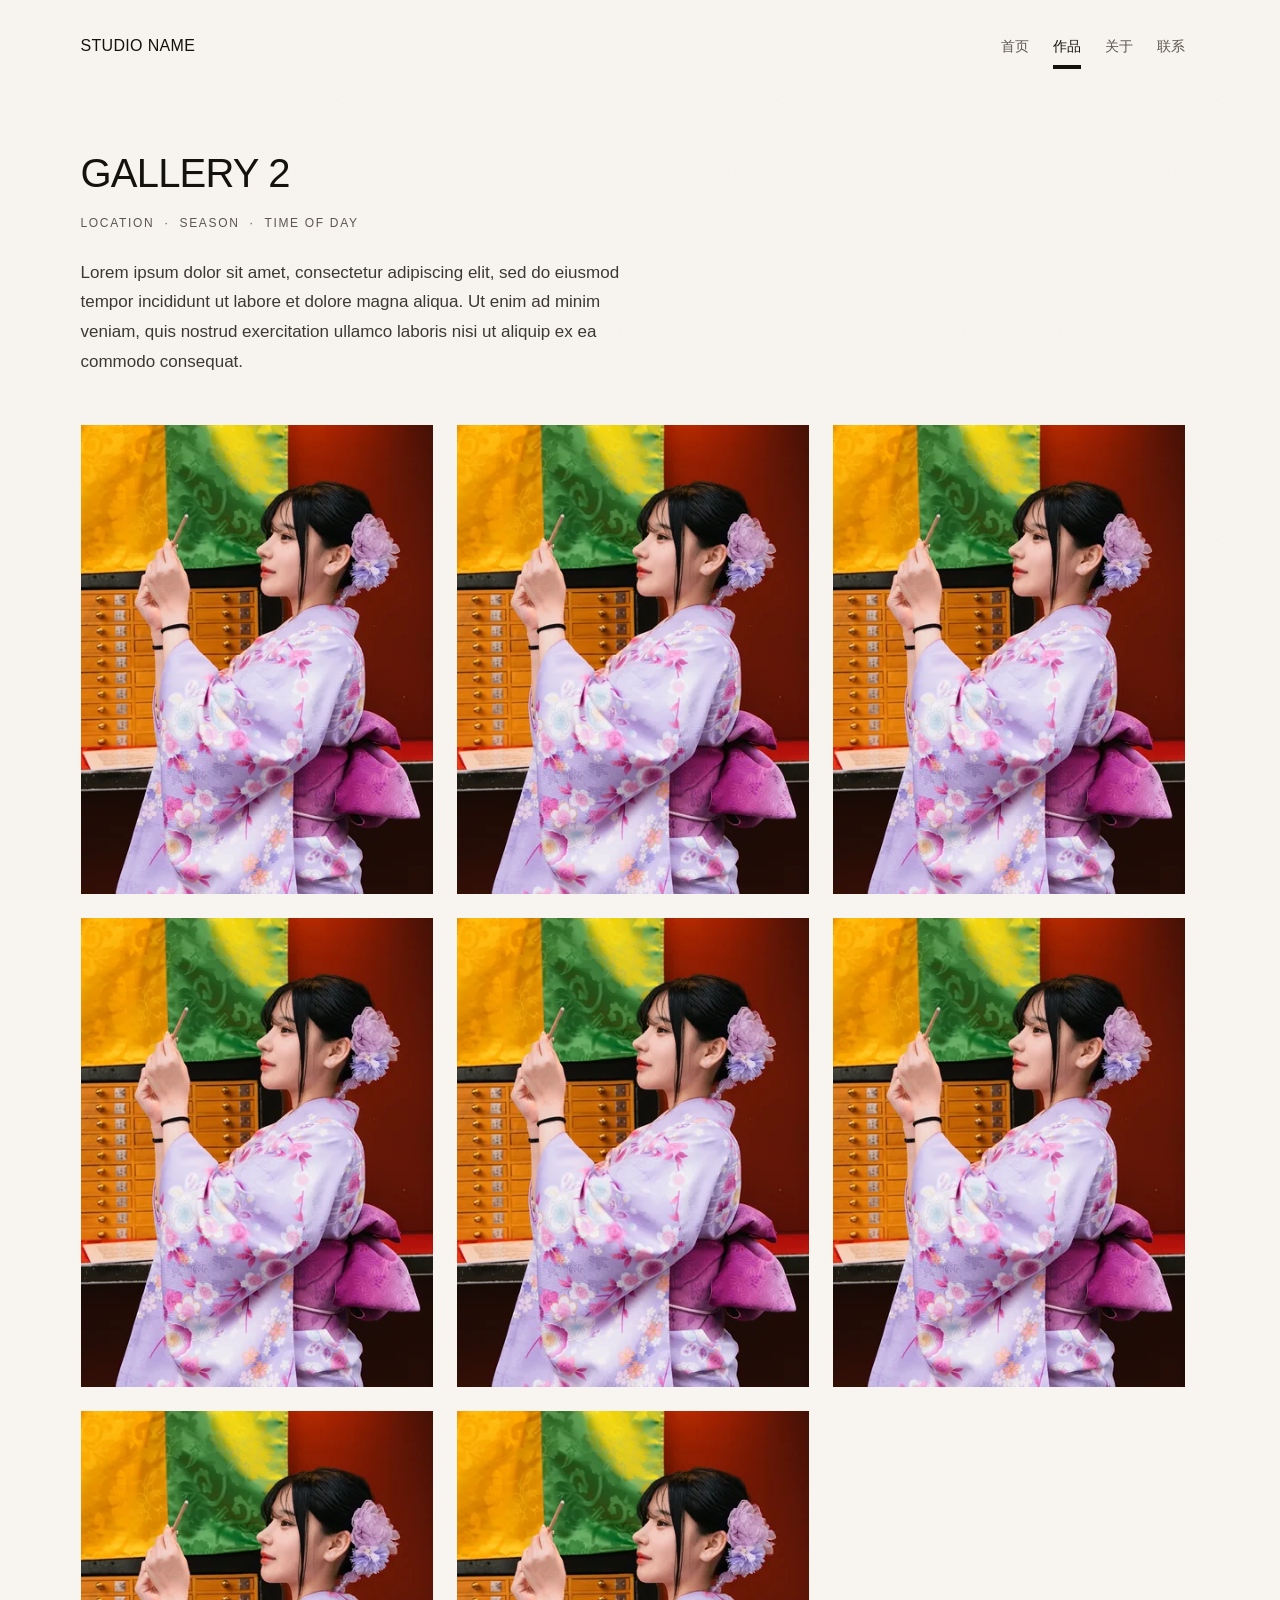
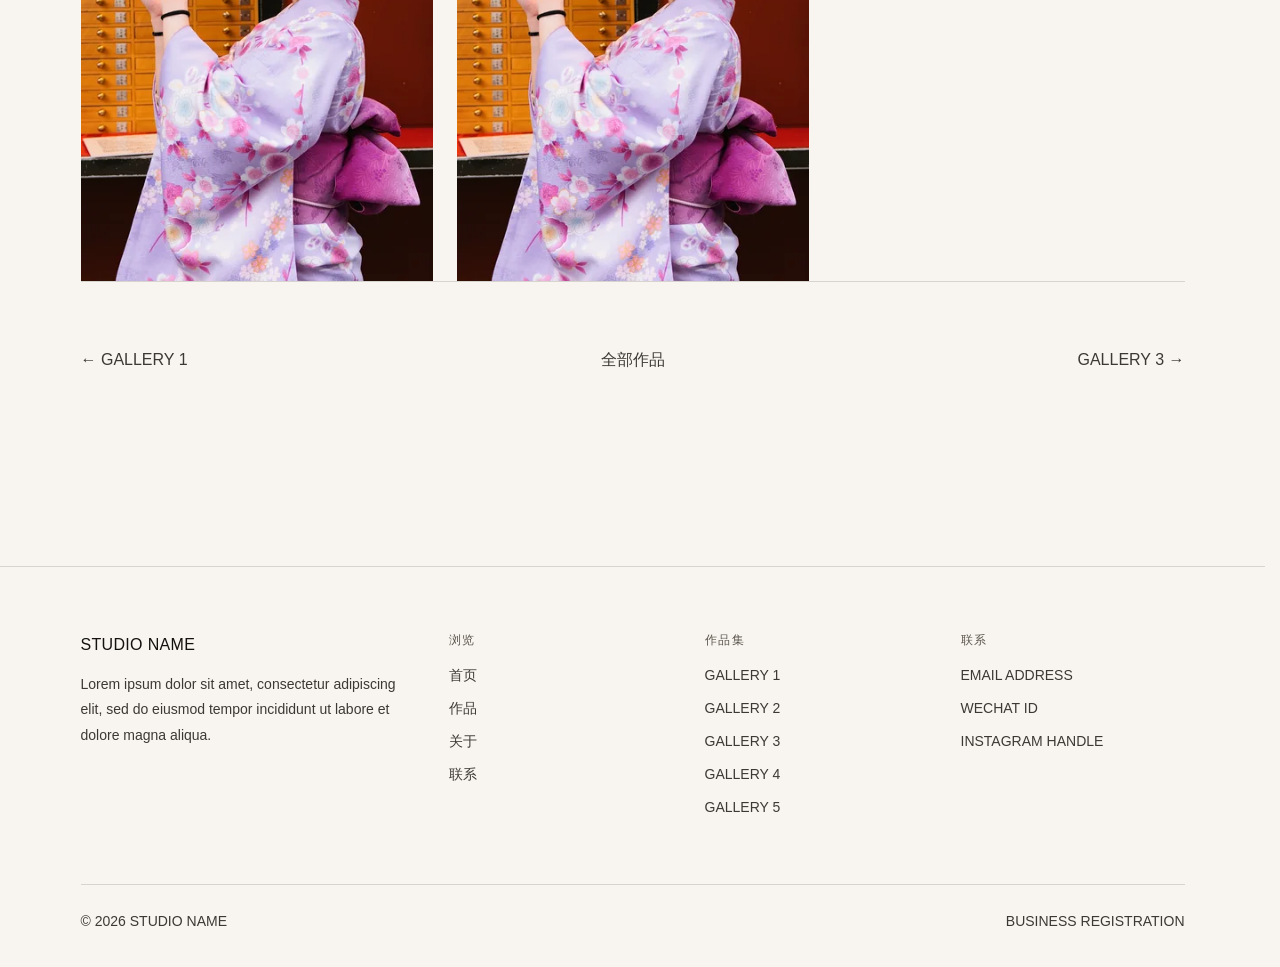
<file: sets/gallery-2.html>
<!DOCTYPE html>
<html lang="zh-CN">
<head>
<meta charset="utf-8">
<meta name="viewport" content="width=device-width, initial-scale=1">
<title>GALLERY 2 — STUDIO NAME</title>
<meta name="description" content="META DESCRIPTION">
<meta property="og:title" content="GALLERY 2 — STUDIO NAME">
<meta property="og:description" content="META DESCRIPTION">
<meta property="og:image" content="../assets/img/sets/gallery-2/01-792.webp">
<meta property="og:type" content="website">
<link rel="stylesheet" href="../assets/css/tokens.css">
<link rel="stylesheet" href="../assets/css/site.css">
<script>document.documentElement.classList.add('js');</script>
</head>
<body>
<header class="site-header">
  <div class="container site-header__inner">
    <a class="site-header__mark" href="../index.html">STUDIO NAME</a>
    <nav class="site-nav" aria-label="主导航">
      <a href="../index.html">首页</a>
      <a href="../galleries.html" aria-current="page">作品</a>
      <a href="../about.html">关于</a>
      <a href="../contact.html">联系</a>
    </nav>
  </div>
</header>

<main>
  <div class="container">
    <div class="set-header">
      <h1 class="title">GALLERY 2</h1>
      <p class="label set-header__meta">LOCATION &nbsp;·&nbsp; SEASON &nbsp;·&nbsp; TIME OF DAY</p>
      <p class="lead prose" style="margin-top:var(--space-5)">Lorem ipsum dolor sit amet, consectetur adipiscing elit, sed do eiusmod tempor incididunt ut labore et dolore magna aliqua. Ut enim ad minim veniam, quis nostrud exercitation ullamco laboris nisi ut aliquip ex ea commodo consequat.</p>
    </div>

    <div class="gallery-grid gallery-grid--3" data-lightbox>
      <figure class="photo photo--portrait reveal">
        <img src="../assets/img/sets/gallery-2/01-396.webp"
             srcset="../assets/img/sets/gallery-2/01-396.webp 396w,
                     ../assets/img/sets/gallery-2/01-792.webp 792w"
             sizes="(max-width: 600px) calc(100vw - 3rem), (max-width: 900px) 50vw, 352px"
             data-full="../assets/img/sets/gallery-2/01-1320.webp"
             width="396" height="352" alt="GALLERY 2 第 1 张" loading="lazy">
      </figure>
      <figure class="photo photo--portrait reveal">
        <img src="../assets/img/sets/gallery-2/02-396.webp"
             srcset="../assets/img/sets/gallery-2/02-396.webp 396w,
                     ../assets/img/sets/gallery-2/02-792.webp 792w"
             sizes="(max-width: 600px) calc(100vw - 3rem), (max-width: 900px) 50vw, 352px"
             data-full="../assets/img/sets/gallery-2/02-1320.webp"
             width="396" height="352" alt="GALLERY 2 第 2 张" loading="lazy">
      </figure>
      <figure class="photo photo--portrait reveal">
        <img src="../assets/img/sets/gallery-2/03-396.webp"
             srcset="../assets/img/sets/gallery-2/03-396.webp 396w,
                     ../assets/img/sets/gallery-2/03-792.webp 792w"
             sizes="(max-width: 600px) calc(100vw - 3rem), (max-width: 900px) 50vw, 352px"
             data-full="../assets/img/sets/gallery-2/03-1320.webp"
             width="396" height="352" alt="GALLERY 2 第 3 张" loading="lazy">
      </figure>
      <figure class="photo photo--portrait reveal">
        <img src="../assets/img/sets/gallery-2/04-396.webp"
             srcset="../assets/img/sets/gallery-2/04-396.webp 396w,
                     ../assets/img/sets/gallery-2/04-792.webp 792w"
             sizes="(max-width: 600px) calc(100vw - 3rem), (max-width: 900px) 50vw, 352px"
             data-full="../assets/img/sets/gallery-2/04-1320.webp"
             width="396" height="352" alt="GALLERY 2 第 4 张" loading="lazy">
      </figure>
      <figure class="photo photo--portrait reveal">
        <img src="../assets/img/sets/gallery-2/05-396.webp"
             srcset="../assets/img/sets/gallery-2/05-396.webp 396w,
                     ../assets/img/sets/gallery-2/05-792.webp 792w"
             sizes="(max-width: 600px) calc(100vw - 3rem), (max-width: 900px) 50vw, 352px"
             data-full="../assets/img/sets/gallery-2/05-1320.webp"
             width="396" height="352" alt="GALLERY 2 第 5 张" loading="lazy">
      </figure>
      <figure class="photo photo--portrait reveal">
        <img src="../assets/img/sets/gallery-2/06-396.webp"
             srcset="../assets/img/sets/gallery-2/06-396.webp 396w,
                     ../assets/img/sets/gallery-2/06-792.webp 792w"
             sizes="(max-width: 600px) calc(100vw - 3rem), (max-width: 900px) 50vw, 352px"
             data-full="../assets/img/sets/gallery-2/06-1320.webp"
             width="396" height="352" alt="GALLERY 2 第 6 张" loading="lazy">
      </figure>
      <figure class="photo photo--portrait reveal">
        <img src="../assets/img/sets/gallery-2/07-396.webp"
             srcset="../assets/img/sets/gallery-2/07-396.webp 396w,
                     ../assets/img/sets/gallery-2/07-792.webp 792w"
             sizes="(max-width: 600px) calc(100vw - 3rem), (max-width: 900px) 50vw, 352px"
             data-full="../assets/img/sets/gallery-2/07-1320.webp"
             width="396" height="352" alt="GALLERY 2 第 7 张" loading="lazy">
      </figure>
      <figure class="photo photo--portrait reveal">
        <img src="../assets/img/sets/gallery-2/08-396.webp"
             srcset="../assets/img/sets/gallery-2/08-396.webp 396w,
                     ../assets/img/sets/gallery-2/08-792.webp 792w"
             sizes="(max-width: 600px) calc(100vw - 3rem), (max-width: 900px) 50vw, 352px"
             data-full="../assets/img/sets/gallery-2/08-1320.webp"
             width="396" height="352" alt="GALLERY 2 第 8 张" loading="lazy">
      </figure>
    </div>

    <div class="set-footer">
      <a class="link" href="../sets/gallery-1.html">← GALLERY 1</a>
      <a class="link" href="../galleries.html">全部作品</a>
      <a class="link" href="../sets/gallery-3.html">GALLERY 3 →</a>
    </div>
  </div>
</main>

<footer class="site-footer">
  <div class="container">
    <div class="site-footer__grid">
      <div>
        <p class="site-footer__mark">STUDIO NAME</p>
        <p class="small">Lorem ipsum dolor sit amet, consectetur adipiscing elit, sed do eiusmod tempor incididunt ut labore et dolore magna aliqua.</p>
      </div>
      <nav>
        <p class="label">浏览</p>
        <ul>
          <li><a href="../index.html">首页</a></li>
          <li><a href="../galleries.html">作品</a></li>
          <li><a href="../about.html">关于</a></li>
          <li><a href="../contact.html">联系</a></li>
        </ul>
      </nav>
      <nav>
        <p class="label">作品集</p>
        <ul>
          <li><a href="../sets/gallery-1.html">GALLERY 1</a></li>
          <li><a href="../sets/gallery-2.html">GALLERY 2</a></li>
          <li><a href="../sets/gallery-3.html">GALLERY 3</a></li>
          <li><a href="../sets/gallery-4.html">GALLERY 4</a></li>
          <li><a href="../sets/gallery-5.html">GALLERY 5</a></li>
        </ul>
      </nav>
      <div>
        <p class="label">联系</p>
        <ul>
          <li>EMAIL ADDRESS</li>
          <li>WECHAT ID</li>
          <li>INSTAGRAM HANDLE</li>
        </ul>
      </div>
    </div>
    <div class="site-footer__base">
      <p class="small">© 2026 STUDIO NAME</p>
      <p class="small">BUSINESS REGISTRATION</p>
    </div>
  </div>
</footer>
<script src="../assets/js/gallery.js" defer></script>
</body>
</html>
</file>
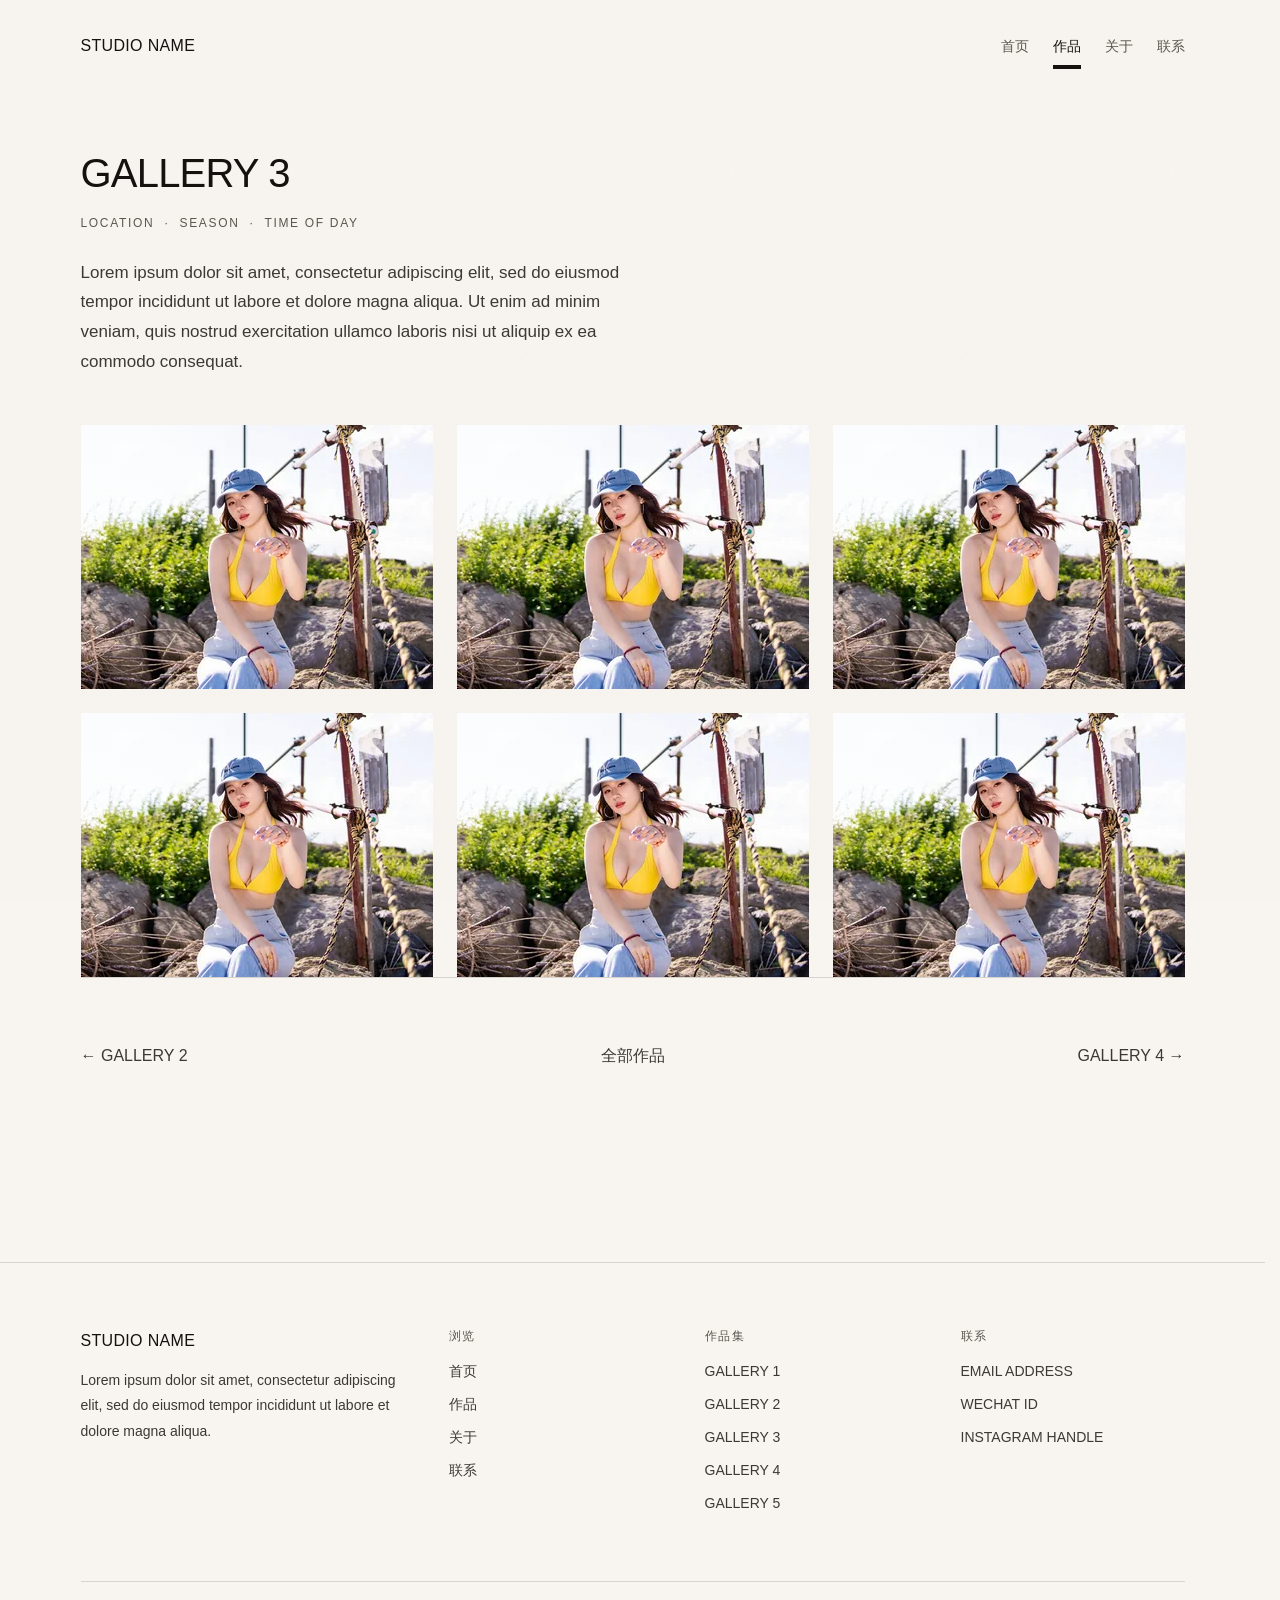
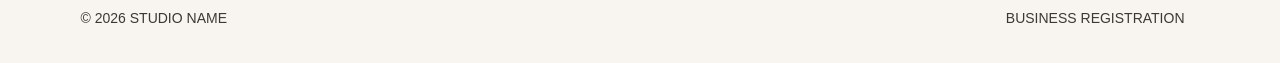
<file: sets/gallery-3.html>
<!DOCTYPE html>
<html lang="zh-CN">
<head>
<meta charset="utf-8">
<meta name="viewport" content="width=device-width, initial-scale=1">
<title>GALLERY 3 — STUDIO NAME</title>
<meta name="description" content="META DESCRIPTION">
<meta property="og:title" content="GALLERY 3 — STUDIO NAME">
<meta property="og:description" content="META DESCRIPTION">
<meta property="og:image" content="../assets/img/sets/gallery-3/01-1056.webp">
<meta property="og:type" content="website">
<link rel="stylesheet" href="../assets/css/tokens.css">
<link rel="stylesheet" href="../assets/css/site.css">
<script>document.documentElement.classList.add('js');</script>
</head>
<body>
<header class="site-header">
  <div class="container site-header__inner">
    <a class="site-header__mark" href="../index.html">STUDIO NAME</a>
    <nav class="site-nav" aria-label="主导航">
      <a href="../index.html">首页</a>
      <a href="../galleries.html" aria-current="page">作品</a>
      <a href="../about.html">关于</a>
      <a href="../contact.html">联系</a>
    </nav>
  </div>
</header>

<main>
  <div class="container">
    <div class="set-header">
      <h1 class="title">GALLERY 3</h1>
      <p class="label set-header__meta">LOCATION &nbsp;·&nbsp; SEASON &nbsp;·&nbsp; TIME OF DAY</p>
      <p class="lead prose" style="margin-top:var(--space-5)">Lorem ipsum dolor sit amet, consectetur adipiscing elit, sed do eiusmod tempor incididunt ut labore et dolore magna aliqua. Ut enim ad minim veniam, quis nostrud exercitation ullamco laboris nisi ut aliquip ex ea commodo consequat.</p>
    </div>

    <div class="gallery-grid gallery-grid--3" data-lightbox>
      <figure class="photo photo--landscape reveal">
        <img src="../assets/img/sets/gallery-3/01-352.webp"
             srcset="../assets/img/sets/gallery-3/01-352.webp 352w,
                     ../assets/img/sets/gallery-3/01-704.webp 704w"
             sizes="(max-width: 600px) calc(100vw - 3rem), (max-width: 900px) 50vw, 352px"
             data-full="../assets/img/sets/gallery-3/01-1760.webp"
             width="352" height="264" alt="GALLERY 3 第 1 张" loading="lazy">
      </figure>
      <figure class="photo photo--landscape reveal">
        <img src="../assets/img/sets/gallery-3/02-352.webp"
             srcset="../assets/img/sets/gallery-3/02-352.webp 352w,
                     ../assets/img/sets/gallery-3/02-704.webp 704w"
             sizes="(max-width: 600px) calc(100vw - 3rem), (max-width: 900px) 50vw, 352px"
             data-full="../assets/img/sets/gallery-3/02-1760.webp"
             width="352" height="264" alt="GALLERY 3 第 2 张" loading="lazy">
      </figure>
      <figure class="photo photo--landscape reveal">
        <img src="../assets/img/sets/gallery-3/03-352.webp"
             srcset="../assets/img/sets/gallery-3/03-352.webp 352w,
                     ../assets/img/sets/gallery-3/03-704.webp 704w"
             sizes="(max-width: 600px) calc(100vw - 3rem), (max-width: 900px) 50vw, 352px"
             data-full="../assets/img/sets/gallery-3/03-1760.webp"
             width="352" height="264" alt="GALLERY 3 第 3 张" loading="lazy">
      </figure>
      <figure class="photo photo--landscape reveal">
        <img src="../assets/img/sets/gallery-3/04-352.webp"
             srcset="../assets/img/sets/gallery-3/04-352.webp 352w,
                     ../assets/img/sets/gallery-3/04-704.webp 704w"
             sizes="(max-width: 600px) calc(100vw - 3rem), (max-width: 900px) 50vw, 352px"
             data-full="../assets/img/sets/gallery-3/04-1760.webp"
             width="352" height="264" alt="GALLERY 3 第 4 张" loading="lazy">
      </figure>
      <figure class="photo photo--landscape reveal">
        <img src="../assets/img/sets/gallery-3/05-352.webp"
             srcset="../assets/img/sets/gallery-3/05-352.webp 352w,
                     ../assets/img/sets/gallery-3/05-704.webp 704w"
             sizes="(max-width: 600px) calc(100vw - 3rem), (max-width: 900px) 50vw, 352px"
             data-full="../assets/img/sets/gallery-3/05-1760.webp"
             width="352" height="264" alt="GALLERY 3 第 5 张" loading="lazy">
      </figure>
      <figure class="photo photo--landscape reveal">
        <img src="../assets/img/sets/gallery-3/06-352.webp"
             srcset="../assets/img/sets/gallery-3/06-352.webp 352w,
                     ../assets/img/sets/gallery-3/06-704.webp 704w"
             sizes="(max-width: 600px) calc(100vw - 3rem), (max-width: 900px) 50vw, 352px"
             data-full="../assets/img/sets/gallery-3/06-1760.webp"
             width="352" height="264" alt="GALLERY 3 第 6 张" loading="lazy">
      </figure>
    </div>

    <div class="set-footer">
      <a class="link" href="../sets/gallery-2.html">← GALLERY 2</a>
      <a class="link" href="../galleries.html">全部作品</a>
      <a class="link" href="../sets/gallery-4.html">GALLERY 4 →</a>
    </div>
  </div>
</main>

<footer class="site-footer">
  <div class="container">
    <div class="site-footer__grid">
      <div>
        <p class="site-footer__mark">STUDIO NAME</p>
        <p class="small">Lorem ipsum dolor sit amet, consectetur adipiscing elit, sed do eiusmod tempor incididunt ut labore et dolore magna aliqua.</p>
      </div>
      <nav>
        <p class="label">浏览</p>
        <ul>
          <li><a href="../index.html">首页</a></li>
          <li><a href="../galleries.html">作品</a></li>
          <li><a href="../about.html">关于</a></li>
          <li><a href="../contact.html">联系</a></li>
        </ul>
      </nav>
      <nav>
        <p class="label">作品集</p>
        <ul>
          <li><a href="../sets/gallery-1.html">GALLERY 1</a></li>
          <li><a href="../sets/gallery-2.html">GALLERY 2</a></li>
          <li><a href="../sets/gallery-3.html">GALLERY 3</a></li>
          <li><a href="../sets/gallery-4.html">GALLERY 4</a></li>
          <li><a href="../sets/gallery-5.html">GALLERY 5</a></li>
        </ul>
      </nav>
      <div>
        <p class="label">联系</p>
        <ul>
          <li>EMAIL ADDRESS</li>
          <li>WECHAT ID</li>
          <li>INSTAGRAM HANDLE</li>
        </ul>
      </div>
    </div>
    <div class="site-footer__base">
      <p class="small">© 2026 STUDIO NAME</p>
      <p class="small">BUSINESS REGISTRATION</p>
    </div>
  </div>
</footer>
<script src="../assets/js/gallery.js" defer></script>
</body>
</html>
</file>
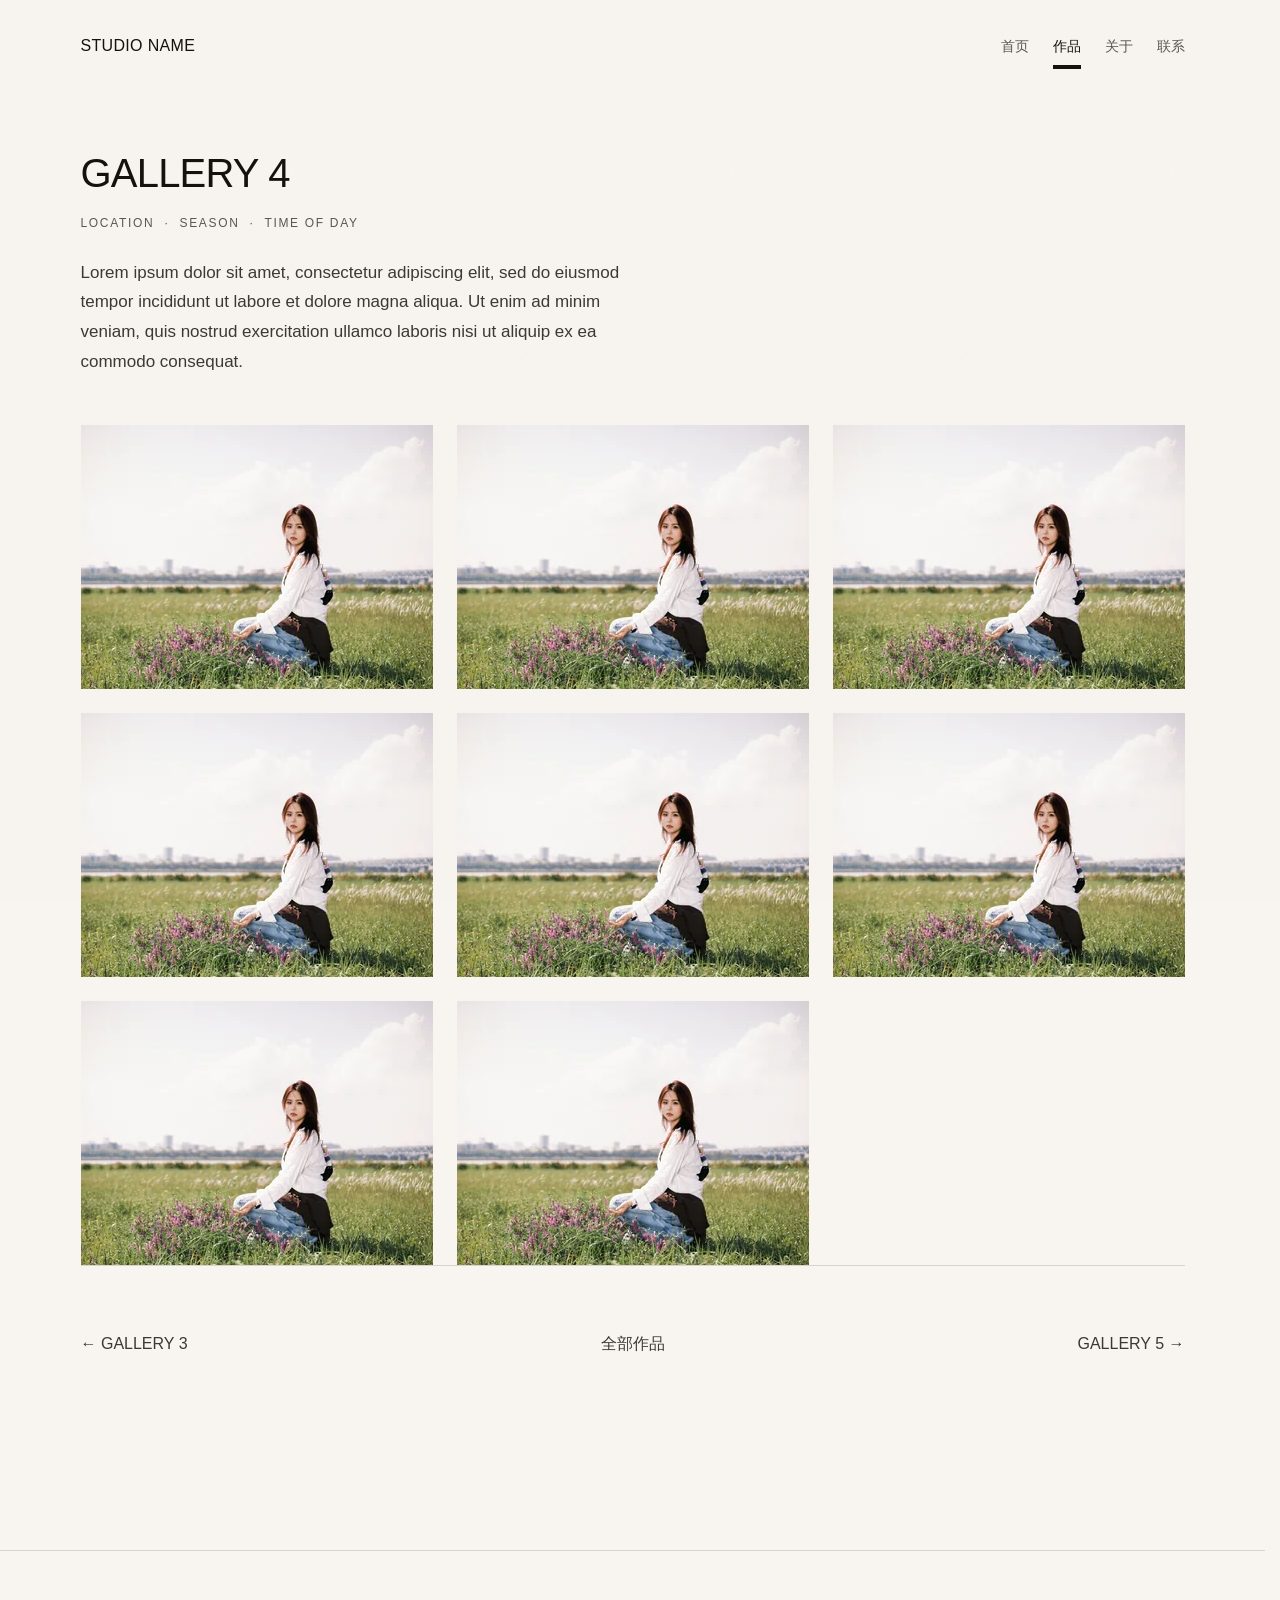
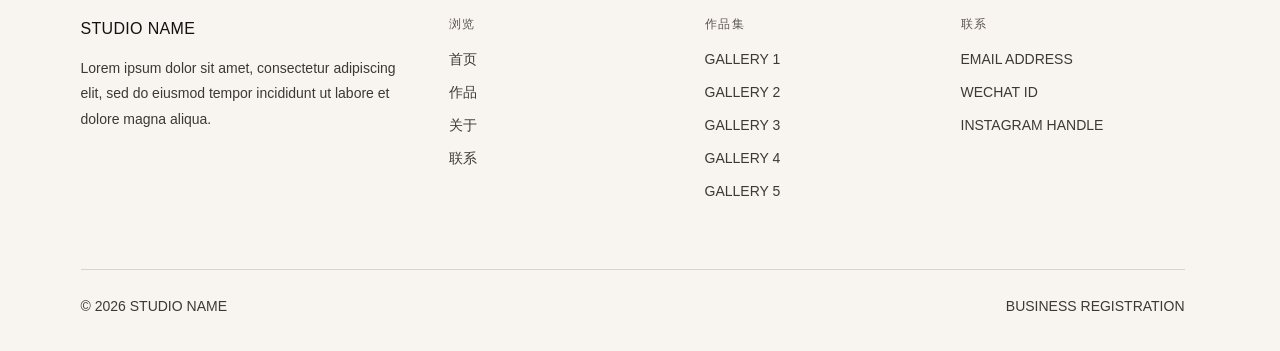
<file: sets/gallery-4.html>
<!DOCTYPE html>
<html lang="zh-CN">
<head>
<meta charset="utf-8">
<meta name="viewport" content="width=device-width, initial-scale=1">
<title>GALLERY 4 — STUDIO NAME</title>
<meta name="description" content="META DESCRIPTION">
<meta property="og:title" content="GALLERY 4 — STUDIO NAME">
<meta property="og:description" content="META DESCRIPTION">
<meta property="og:image" content="../assets/img/sets/gallery-4/01-1056.webp">
<meta property="og:type" content="website">
<link rel="stylesheet" href="../assets/css/tokens.css">
<link rel="stylesheet" href="../assets/css/site.css">
<script>document.documentElement.classList.add('js');</script>
</head>
<body>
<header class="site-header">
  <div class="container site-header__inner">
    <a class="site-header__mark" href="../index.html">STUDIO NAME</a>
    <nav class="site-nav" aria-label="主导航">
      <a href="../index.html">首页</a>
      <a href="../galleries.html" aria-current="page">作品</a>
      <a href="../about.html">关于</a>
      <a href="../contact.html">联系</a>
    </nav>
  </div>
</header>

<main>
  <div class="container">
    <div class="set-header">
      <h1 class="title">GALLERY 4</h1>
      <p class="label set-header__meta">LOCATION &nbsp;·&nbsp; SEASON &nbsp;·&nbsp; TIME OF DAY</p>
      <p class="lead prose" style="margin-top:var(--space-5)">Lorem ipsum dolor sit amet, consectetur adipiscing elit, sed do eiusmod tempor incididunt ut labore et dolore magna aliqua. Ut enim ad minim veniam, quis nostrud exercitation ullamco laboris nisi ut aliquip ex ea commodo consequat.</p>
    </div>

    <div class="gallery-grid gallery-grid--3" data-lightbox>
      <figure class="photo photo--landscape reveal">
        <img src="../assets/img/sets/gallery-4/01-352.webp"
             srcset="../assets/img/sets/gallery-4/01-352.webp 352w,
                     ../assets/img/sets/gallery-4/01-704.webp 704w"
             sizes="(max-width: 600px) calc(100vw - 3rem), (max-width: 900px) 50vw, 352px"
             data-full="../assets/img/sets/gallery-4/01-1760.webp"
             width="352" height="264" alt="GALLERY 4 第 1 张" loading="lazy">
      </figure>
      <figure class="photo photo--landscape reveal">
        <img src="../assets/img/sets/gallery-4/02-352.webp"
             srcset="../assets/img/sets/gallery-4/02-352.webp 352w,
                     ../assets/img/sets/gallery-4/02-704.webp 704w"
             sizes="(max-width: 600px) calc(100vw - 3rem), (max-width: 900px) 50vw, 352px"
             data-full="../assets/img/sets/gallery-4/02-1760.webp"
             width="352" height="264" alt="GALLERY 4 第 2 张" loading="lazy">
      </figure>
      <figure class="photo photo--landscape reveal">
        <img src="../assets/img/sets/gallery-4/03-352.webp"
             srcset="../assets/img/sets/gallery-4/03-352.webp 352w,
                     ../assets/img/sets/gallery-4/03-704.webp 704w"
             sizes="(max-width: 600px) calc(100vw - 3rem), (max-width: 900px) 50vw, 352px"
             data-full="../assets/img/sets/gallery-4/03-1760.webp"
             width="352" height="264" alt="GALLERY 4 第 3 张" loading="lazy">
      </figure>
      <figure class="photo photo--landscape reveal">
        <img src="../assets/img/sets/gallery-4/04-352.webp"
             srcset="../assets/img/sets/gallery-4/04-352.webp 352w,
                     ../assets/img/sets/gallery-4/04-704.webp 704w"
             sizes="(max-width: 600px) calc(100vw - 3rem), (max-width: 900px) 50vw, 352px"
             data-full="../assets/img/sets/gallery-4/04-1760.webp"
             width="352" height="264" alt="GALLERY 4 第 4 张" loading="lazy">
      </figure>
      <figure class="photo photo--landscape reveal">
        <img src="../assets/img/sets/gallery-4/05-352.webp"
             srcset="../assets/img/sets/gallery-4/05-352.webp 352w,
                     ../assets/img/sets/gallery-4/05-704.webp 704w"
             sizes="(max-width: 600px) calc(100vw - 3rem), (max-width: 900px) 50vw, 352px"
             data-full="../assets/img/sets/gallery-4/05-1760.webp"
             width="352" height="264" alt="GALLERY 4 第 5 张" loading="lazy">
      </figure>
      <figure class="photo photo--landscape reveal">
        <img src="../assets/img/sets/gallery-4/06-352.webp"
             srcset="../assets/img/sets/gallery-4/06-352.webp 352w,
                     ../assets/img/sets/gallery-4/06-704.webp 704w"
             sizes="(max-width: 600px) calc(100vw - 3rem), (max-width: 900px) 50vw, 352px"
             data-full="../assets/img/sets/gallery-4/06-1760.webp"
             width="352" height="264" alt="GALLERY 4 第 6 张" loading="lazy">
      </figure>
      <figure class="photo photo--landscape reveal">
        <img src="../assets/img/sets/gallery-4/07-352.webp"
             srcset="../assets/img/sets/gallery-4/07-352.webp 352w,
                     ../assets/img/sets/gallery-4/07-704.webp 704w"
             sizes="(max-width: 600px) calc(100vw - 3rem), (max-width: 900px) 50vw, 352px"
             data-full="../assets/img/sets/gallery-4/07-1760.webp"
             width="352" height="264" alt="GALLERY 4 第 7 张" loading="lazy">
      </figure>
      <figure class="photo photo--landscape reveal">
        <img src="../assets/img/sets/gallery-4/08-352.webp"
             srcset="../assets/img/sets/gallery-4/08-352.webp 352w,
                     ../assets/img/sets/gallery-4/08-704.webp 704w"
             sizes="(max-width: 600px) calc(100vw - 3rem), (max-width: 900px) 50vw, 352px"
             data-full="../assets/img/sets/gallery-4/08-1760.webp"
             width="352" height="264" alt="GALLERY 4 第 8 张" loading="lazy">
      </figure>
    </div>

    <div class="set-footer">
      <a class="link" href="../sets/gallery-3.html">← GALLERY 3</a>
      <a class="link" href="../galleries.html">全部作品</a>
      <a class="link" href="../sets/gallery-5.html">GALLERY 5 →</a>
    </div>
  </div>
</main>

<footer class="site-footer">
  <div class="container">
    <div class="site-footer__grid">
      <div>
        <p class="site-footer__mark">STUDIO NAME</p>
        <p class="small">Lorem ipsum dolor sit amet, consectetur adipiscing elit, sed do eiusmod tempor incididunt ut labore et dolore magna aliqua.</p>
      </div>
      <nav>
        <p class="label">浏览</p>
        <ul>
          <li><a href="../index.html">首页</a></li>
          <li><a href="../galleries.html">作品</a></li>
          <li><a href="../about.html">关于</a></li>
          <li><a href="../contact.html">联系</a></li>
        </ul>
      </nav>
      <nav>
        <p class="label">作品集</p>
        <ul>
          <li><a href="../sets/gallery-1.html">GALLERY 1</a></li>
          <li><a href="../sets/gallery-2.html">GALLERY 2</a></li>
          <li><a href="../sets/gallery-3.html">GALLERY 3</a></li>
          <li><a href="../sets/gallery-4.html">GALLERY 4</a></li>
          <li><a href="../sets/gallery-5.html">GALLERY 5</a></li>
        </ul>
      </nav>
      <div>
        <p class="label">联系</p>
        <ul>
          <li>EMAIL ADDRESS</li>
          <li>WECHAT ID</li>
          <li>INSTAGRAM HANDLE</li>
        </ul>
      </div>
    </div>
    <div class="site-footer__base">
      <p class="small">© 2026 STUDIO NAME</p>
      <p class="small">BUSINESS REGISTRATION</p>
    </div>
  </div>
</footer>
<script src="../assets/js/gallery.js" defer></script>
</body>
</html>
</file>
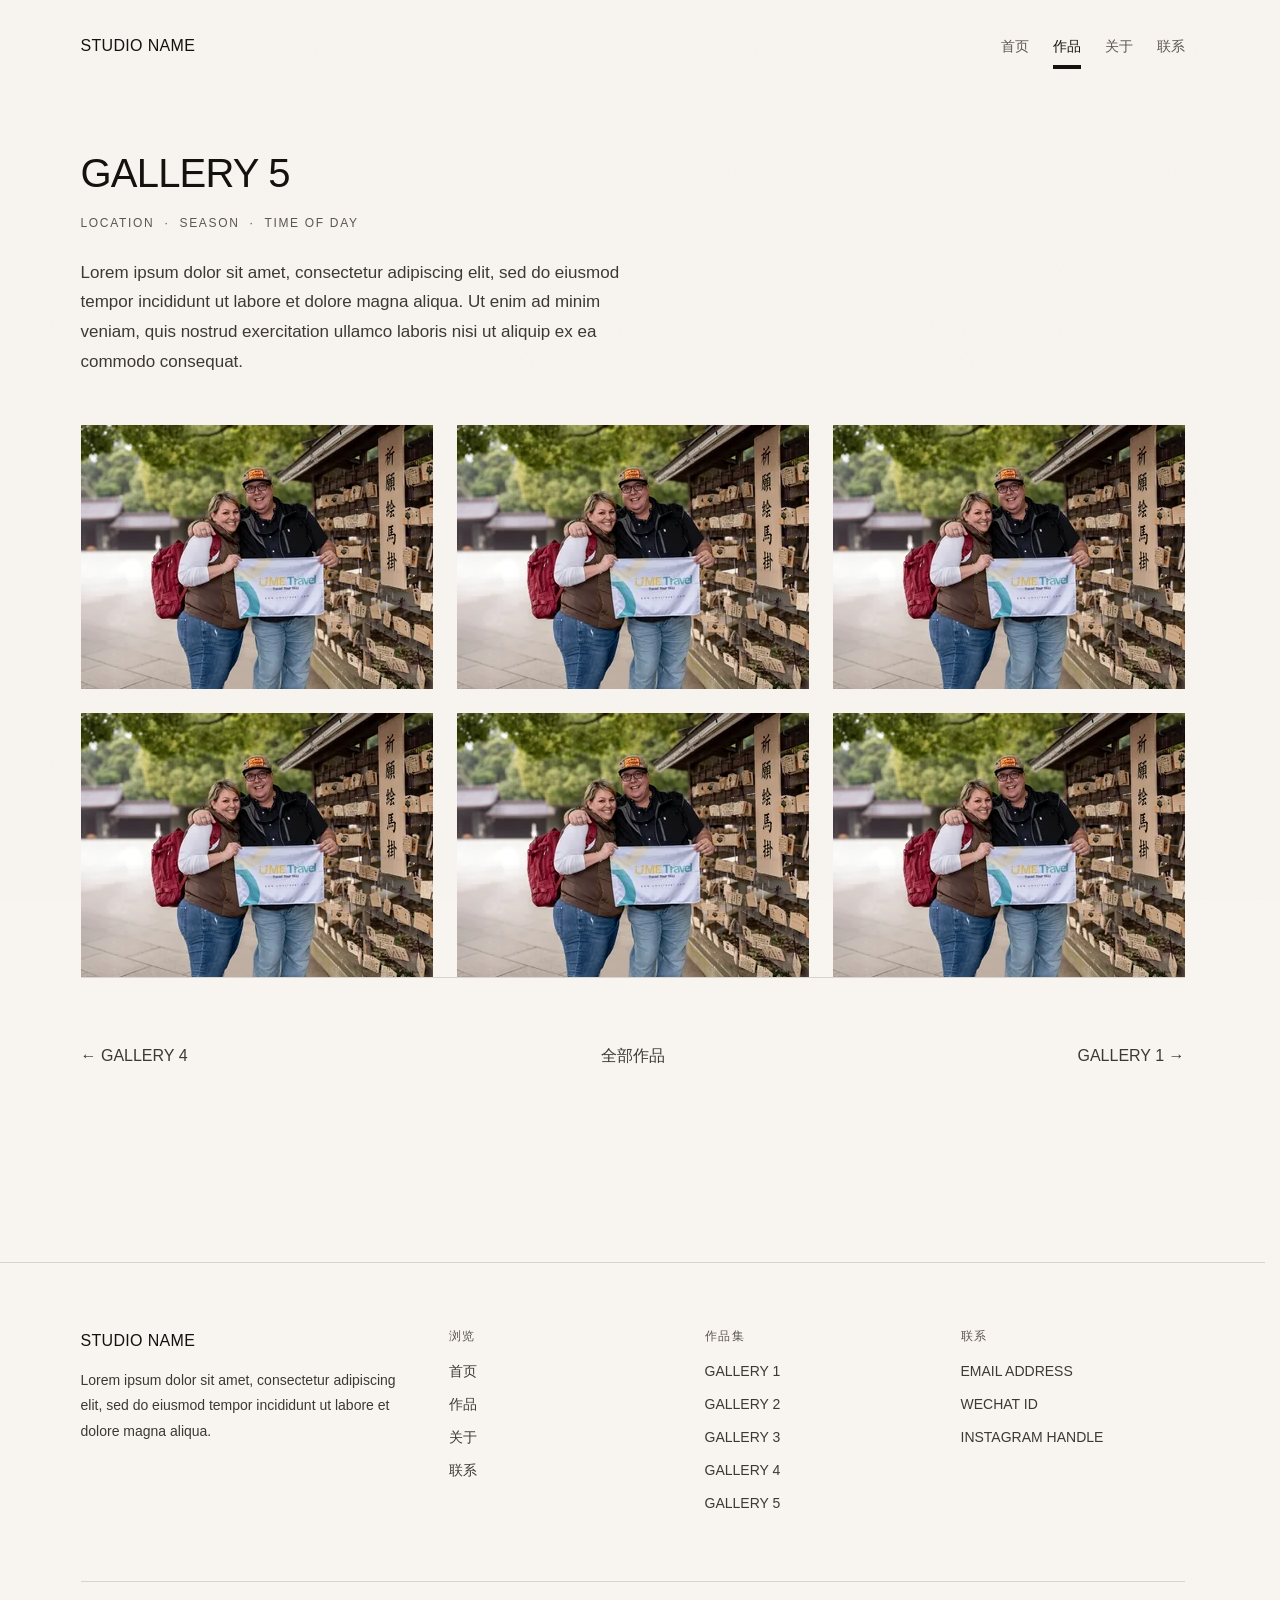
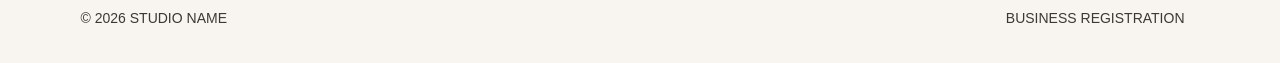
<file: sets/gallery-5.html>
<!DOCTYPE html>
<html lang="zh-CN">
<head>
<meta charset="utf-8">
<meta name="viewport" content="width=device-width, initial-scale=1">
<title>GALLERY 5 — STUDIO NAME</title>
<meta name="description" content="META DESCRIPTION">
<meta property="og:title" content="GALLERY 5 — STUDIO NAME">
<meta property="og:description" content="META DESCRIPTION">
<meta property="og:image" content="../assets/img/sets/gallery-5/01-1056.webp">
<meta property="og:type" content="website">
<link rel="stylesheet" href="../assets/css/tokens.css">
<link rel="stylesheet" href="../assets/css/site.css">
<script>document.documentElement.classList.add('js');</script>
</head>
<body>
<header class="site-header">
  <div class="container site-header__inner">
    <a class="site-header__mark" href="../index.html">STUDIO NAME</a>
    <nav class="site-nav" aria-label="主导航">
      <a href="../index.html">首页</a>
      <a href="../galleries.html" aria-current="page">作品</a>
      <a href="../about.html">关于</a>
      <a href="../contact.html">联系</a>
    </nav>
  </div>
</header>

<main>
  <div class="container">
    <div class="set-header">
      <h1 class="title">GALLERY 5</h1>
      <p class="label set-header__meta">LOCATION &nbsp;·&nbsp; SEASON &nbsp;·&nbsp; TIME OF DAY</p>
      <p class="lead prose" style="margin-top:var(--space-5)">Lorem ipsum dolor sit amet, consectetur adipiscing elit, sed do eiusmod tempor incididunt ut labore et dolore magna aliqua. Ut enim ad minim veniam, quis nostrud exercitation ullamco laboris nisi ut aliquip ex ea commodo consequat.</p>
    </div>

    <div class="gallery-grid gallery-grid--3" data-lightbox>
      <figure class="photo photo--landscape reveal">
        <img src="../assets/img/sets/gallery-5/01-352.webp"
             srcset="../assets/img/sets/gallery-5/01-352.webp 352w,
                     ../assets/img/sets/gallery-5/01-704.webp 704w"
             sizes="(max-width: 600px) calc(100vw - 3rem), (max-width: 900px) 50vw, 352px"
             data-full="../assets/img/sets/gallery-5/01-1760.webp"
             width="352" height="264" alt="GALLERY 5 第 1 张" loading="lazy">
      </figure>
      <figure class="photo photo--landscape reveal">
        <img src="../assets/img/sets/gallery-5/02-352.webp"
             srcset="../assets/img/sets/gallery-5/02-352.webp 352w,
                     ../assets/img/sets/gallery-5/02-704.webp 704w"
             sizes="(max-width: 600px) calc(100vw - 3rem), (max-width: 900px) 50vw, 352px"
             data-full="../assets/img/sets/gallery-5/02-1760.webp"
             width="352" height="264" alt="GALLERY 5 第 2 张" loading="lazy">
      </figure>
      <figure class="photo photo--landscape reveal">
        <img src="../assets/img/sets/gallery-5/03-352.webp"
             srcset="../assets/img/sets/gallery-5/03-352.webp 352w,
                     ../assets/img/sets/gallery-5/03-704.webp 704w"
             sizes="(max-width: 600px) calc(100vw - 3rem), (max-width: 900px) 50vw, 352px"
             data-full="../assets/img/sets/gallery-5/03-1760.webp"
             width="352" height="264" alt="GALLERY 5 第 3 张" loading="lazy">
      </figure>
      <figure class="photo photo--landscape reveal">
        <img src="../assets/img/sets/gallery-5/04-352.webp"
             srcset="../assets/img/sets/gallery-5/04-352.webp 352w,
                     ../assets/img/sets/gallery-5/04-704.webp 704w"
             sizes="(max-width: 600px) calc(100vw - 3rem), (max-width: 900px) 50vw, 352px"
             data-full="../assets/img/sets/gallery-5/04-1760.webp"
             width="352" height="264" alt="GALLERY 5 第 4 张" loading="lazy">
      </figure>
      <figure class="photo photo--landscape reveal">
        <img src="../assets/img/sets/gallery-5/05-352.webp"
             srcset="../assets/img/sets/gallery-5/05-352.webp 352w,
                     ../assets/img/sets/gallery-5/05-704.webp 704w"
             sizes="(max-width: 600px) calc(100vw - 3rem), (max-width: 900px) 50vw, 352px"
             data-full="../assets/img/sets/gallery-5/05-1760.webp"
             width="352" height="264" alt="GALLERY 5 第 5 张" loading="lazy">
      </figure>
      <figure class="photo photo--landscape reveal">
        <img src="../assets/img/sets/gallery-5/06-352.webp"
             srcset="../assets/img/sets/gallery-5/06-352.webp 352w,
                     ../assets/img/sets/gallery-5/06-704.webp 704w"
             sizes="(max-width: 600px) calc(100vw - 3rem), (max-width: 900px) 50vw, 352px"
             data-full="../assets/img/sets/gallery-5/06-1760.webp"
             width="352" height="264" alt="GALLERY 5 第 6 张" loading="lazy">
      </figure>
    </div>

    <div class="set-footer">
      <a class="link" href="../sets/gallery-4.html">← GALLERY 4</a>
      <a class="link" href="../galleries.html">全部作品</a>
      <a class="link" href="../sets/gallery-1.html">GALLERY 1 →</a>
    </div>
  </div>
</main>

<footer class="site-footer">
  <div class="container">
    <div class="site-footer__grid">
      <div>
        <p class="site-footer__mark">STUDIO NAME</p>
        <p class="small">Lorem ipsum dolor sit amet, consectetur adipiscing elit, sed do eiusmod tempor incididunt ut labore et dolore magna aliqua.</p>
      </div>
      <nav>
        <p class="label">浏览</p>
        <ul>
          <li><a href="../index.html">首页</a></li>
          <li><a href="../galleries.html">作品</a></li>
          <li><a href="../about.html">关于</a></li>
          <li><a href="../contact.html">联系</a></li>
        </ul>
      </nav>
      <nav>
        <p class="label">作品集</p>
        <ul>
          <li><a href="../sets/gallery-1.html">GALLERY 1</a></li>
          <li><a href="../sets/gallery-2.html">GALLERY 2</a></li>
          <li><a href="../sets/gallery-3.html">GALLERY 3</a></li>
          <li><a href="../sets/gallery-4.html">GALLERY 4</a></li>
          <li><a href="../sets/gallery-5.html">GALLERY 5</a></li>
        </ul>
      </nav>
      <div>
        <p class="label">联系</p>
        <ul>
          <li>EMAIL ADDRESS</li>
          <li>WECHAT ID</li>
          <li>INSTAGRAM HANDLE</li>
        </ul>
      </div>
    </div>
    <div class="site-footer__base">
      <p class="small">© 2026 STUDIO NAME</p>
      <p class="small">BUSINESS REGISTRATION</p>
    </div>
  </div>
</footer>
<script src="../assets/js/gallery.js" defer></script>
</body>
</html>
</file>
<file: assets/css/tokens.css>
@font-face {
  font-family: 'PuHuiTi';
  src: url('https://raw.githubusercontent.com/Cliffy2000/PuHuiTi-v2/main/AlibabaPuHuiTi-2-65-Medium.ttf') format('truetype');
  font-weight: 400;
  font-style: normal;
  font-display: swap;
}

:root {
  --paper:        #F8F5F0;
  --paper-raised: #FDFBF8;
  --paper-sunken: #F0EBE3;

  --ink:       #14120F;
  --ink-soft:  #3D3833;
  --ink-faint: #5C564E;

  --rule:        rgba(20, 18, 15, 0.14);
  --rule-strong: rgba(20, 18, 15, 0.28);

  --accent:       #2B3855;
  --accent-hover: #1E2840;

  --text-display: clamp(2.25rem, 5.4vw, 3.75rem);
  --text-title:   clamp(1.75rem, 3.2vw, 2.5rem);
  --text-heading: 1.375rem;
  --text-subhead: 1.125rem;
  --text-lead:    1.0625rem;
  --text-body:    1rem;
  --text-small:   0.875rem;
  --text-label:   0.75rem;

  --track-display: -0.02em;
  --track-label:   0.14em;

  --leading-display: 1.24;
  --leading-heading: 1.4;
  --leading-body:    1.8;

  --space-1: 0.25rem;  --space-2: 0.5rem;   --space-3: 0.75rem;
  --space-4: 1rem;     --space-5: 1.5rem;   --space-6: 2rem;
  --space-7: 3rem;     --space-8: 4rem;     --space-9: 6rem;
  --space-10: 8rem;    --space-11: 12rem;

  --measure:   32em;
  --gutter:    3rem;
  --container: 1200px;

  --photo-landscape: 880px;
  --photo-portrait:  660px;

  /* 1104px of content: 4-up/16 -> 264, 3-up/24 -> 352, 2-up/48 -> 528 */
  --grid-gap-4up: 1rem;
  --grid-gap-3up: 1.5rem;
  --grid-gap-2up: 3rem;

  /* cover cards: 72px columns -> 320 slot */
  --grid-gap-cards-x: 4.5rem;
  --grid-gap-cards-y: 5rem;

  --grain-url: url("data:image/svg+xml,%3Csvg xmlns='http://www.w3.org/2000/svg' width='220' height='220'%3E%3Cfilter id='g'%3E%3CfeTurbulence type='fractalNoise' baseFrequency='0.82' numOctaves='4' stitchTiles='stitch'/%3E%3CfeColorMatrix type='saturate' values='0'/%3E%3C/filter%3E%3Crect width='220' height='220' filter='url(%23g)'/%3E%3C/svg%3E");
  --grain-opacity: 0.035;

  --ease:     cubic-bezier(0.22, 0.61, 0.36, 1);
  --dur-fast: 160ms;
  --dur:      320ms;
  --dur-slow: 680ms;
}

@media (max-width: 720px) {
  :root { --gutter: 1.5rem; }
}

@media (prefers-reduced-motion: reduce) {
  :root { --dur-fast: 0ms; --dur: 0ms; --dur-slow: 0ms; }
}
</file>
<file: assets/css/site.css>
*, *::before, *::after { box-sizing: border-box; }
* { margin: 0; }
html {
  -webkit-text-size-adjust: 100%;
  background-color: var(--paper);
  scrollbar-gutter: stable;
}
html.lightbox-open { overflow: hidden; }
img, picture, video, canvas { display: block; max-width: 100%; }
button, input, select, textarea { font: inherit; color: inherit; }
button { background: none; border: 0; cursor: pointer; }
ul, ol { list-style: none; padding: 0; }
:where(a) { color: inherit; text-decoration: none; }
:focus-visible { outline: 2px solid var(--accent); outline-offset: 3px; }

body::before {
  content: '';
  position: fixed;
  inset: 0;
  z-index: -1;
  pointer-events: none;
  opacity: var(--grain-opacity);
  background-image: var(--grain-url);
}

body {
  font-family: 'PuHuiTi', 'PingFang SC', 'Microsoft YaHei',
               'Noto Sans SC', 'Hiragino Sans GB', sans-serif;
  font-weight: 400;
  font-synthesis: none;
  -webkit-font-smoothing: antialiased;
  font-size: var(--text-body);
  line-height: var(--leading-body);
  color: var(--ink);
}

/* type */
.display, .title, .heading, .subhead { font-weight: 400; text-wrap: balance; }

.display {
  font-size: var(--text-display);
  line-height: var(--leading-display);
  letter-spacing: var(--track-display);
}
.title {
  font-size: var(--text-title);
  line-height: var(--leading-display);
  letter-spacing: var(--track-display);
}
.heading { font-size: var(--text-heading); line-height: var(--leading-heading); }
.subhead { font-size: var(--text-subhead); line-height: var(--leading-heading); color: var(--ink-soft); }
.lead    { font-size: var(--text-lead); line-height: 1.75; color: var(--ink-soft); text-wrap: pretty; }
.small   { font-size: var(--text-small); color: var(--ink-soft); }

.label {
  font-size: var(--text-label);
  letter-spacing: var(--track-label);
  line-height: 1.6;
  color: var(--ink-faint);
  text-transform: uppercase;
}

.prose { max-width: var(--measure); text-wrap: pretty; }
.prose > * + * { margin-top: var(--space-4); }

.link {
  color: var(--ink-soft);
  transition: color var(--dur-fast) var(--ease);
}
.link:hover { color: var(--accent); }

/* buttons */
.btn {
  display: inline-flex;
  align-items: center;
  justify-content: center;
  gap: var(--space-2);
  padding: 0.95em 2em;
  border-radius: 2px;
  font-size: var(--text-small);
  letter-spacing: 0.04em;
  line-height: 1;
  background-color: var(--accent);
  color: var(--paper-raised);
  transition: background-color var(--dur-fast) var(--ease),
              transform var(--dur-fast) var(--ease);
}
.btn:hover { background-color: var(--accent-hover); }
.btn:active { transform: translateY(1px); }

.btn--ghost {
  background-color: transparent;
  color: var(--ink);
  box-shadow: inset 0 0 0 1px var(--rule-strong);
}
.btn--ghost:hover {
  background-color: transparent;
  color: var(--accent);
  box-shadow: inset 0 0 0 1px var(--accent);
}

/* layout */
.container {
  width: 100%;
  max-width: var(--container);
  margin-inline: auto;
  padding-inline: var(--gutter);
}
.rule { height: 1px; background: var(--rule); border: 0; }

/* photographs */
.photo { margin: 0; }
.photo > img {
  width: 100%;
  height: auto;
  object-fit: cover;
  object-position: var(--focal, 50% 50%);
  background-color: var(--paper-sunken);
}
.photo--landscape { width: min(var(--photo-landscape), 100%); }
.photo--portrait  { width: min(var(--photo-portrait),  100%); }
.photo--landscape > img { aspect-ratio: 4 / 3; }
.photo--portrait  > img { aspect-ratio: 3 / 4; }
.photo--cover { width: 100%; }
.photo--cover > img { aspect-ratio: 1 / 1; }

.photo figcaption {
  margin-top: var(--space-3);
  font-size: var(--text-label);
  letter-spacing: var(--track-label);
  color: var(--ink-faint);
  text-transform: uppercase;
}

/* gallery grids */
.gallery-grid { display: grid; }
.gallery-grid--2 { grid-template-columns: repeat(2, 1fr); gap: var(--grid-gap-2up); }
.gallery-grid--3 { grid-template-columns: repeat(3, 1fr); gap: var(--grid-gap-3up); }
.gallery-grid--4 { grid-template-columns: repeat(4, 1fr); gap: var(--grid-gap-4up); }

.gallery-grid--cards {
  grid-template-columns: repeat(3, 1fr);
  column-gap: var(--grid-gap-cards-x);
  row-gap: var(--grid-gap-cards-y);
}

.gallery-grid .photo--landscape,
.gallery-grid .photo--portrait { width: 100%; }

@media (max-width: 900px) {
  .gallery-grid--4 { grid-template-columns: repeat(3, 1fr); }
  .gallery-grid--3,
  .gallery-grid--cards { grid-template-columns: repeat(2, 1fr); }
}
@media (max-width: 600px) {
  .gallery-grid--4 { grid-template-columns: repeat(2, 1fr); }
  .gallery-grid--3,
  .gallery-grid--2 { grid-template-columns: 1fr; gap: var(--grid-gap-3up); }
  .gallery-grid--cards {
    grid-template-columns: 1fr;
    row-gap: var(--grid-gap-cards-x);
  }
}

.photo.is-zoomable { cursor: zoom-in; }
.photo.is-zoomable:focus-visible { outline: 2px solid var(--accent); outline-offset: 4px; }

/* header */
.site-header { padding-block: var(--space-6) var(--space-5); }
.site-header__inner {
  display: flex;
  align-items: center;
  justify-content: space-between;
  gap: var(--space-6);
  flex-wrap: wrap;
}
.site-header__mark {
  font-size: var(--text-body);
  letter-spacing: 0.02em;
  color: var(--ink);
}
.site-nav { display: flex; gap: var(--space-5); flex-wrap: wrap; }
.site-nav a {
  position: relative;
  font-size: var(--text-small);
  color: var(--ink-faint);
  transition: color var(--dur-fast) var(--ease);
}
.site-nav a:hover { color: var(--ink); }
.site-nav a[aria-current="page"] { color: var(--ink); }
.site-nav a[aria-current="page"]::after {
  content: '';
  position: absolute;
  left: 0;
  right: 0;
  bottom: -10px;
  height: 4px;
  background-color: var(--ink);
}

/* hero */
.hero { padding-block: var(--space-9) var(--space-8); }
.hero__title { max-width: 18em; }
.hero__lead { margin-top: var(--space-5); }
.hero__actions { margin-top: var(--space-7); display: flex; gap: var(--space-4); flex-wrap: wrap; }

/* sections */
.section { padding-block: var(--space-9); }
.section + .section { border-top: 1px solid var(--rule); }
.section__head {
  display: flex;
  align-items: baseline;
  justify-content: space-between;
  gap: var(--space-5);
  flex-wrap: wrap;
  margin-bottom: var(--space-7);
}
.section__title {
  font-size: var(--text-title);
  line-height: var(--leading-display);
  letter-spacing: var(--track-display);
}
.section__aside { margin-top: var(--space-6); }

/* gallery cards */
.set-card { display: block; }
.set-card__meta {
  width: 100%;
  display: flex;
  align-items: baseline;
  justify-content: space-between;
  gap: var(--space-3);
  margin-top: var(--space-3);
}
.set-card__title { font-size: var(--text-small); color: var(--ink); }
.set-card__count { font-size: var(--text-label); letter-spacing: var(--track-label); color: var(--ink-faint); }
.set-card .photo > img { transition: opacity var(--dur) var(--ease); }
.set-card:hover .photo > img { opacity: 0.86; }

/* set page */
.set-header { padding-block: var(--space-8) var(--space-7); }
.set-header__meta { margin-top: var(--space-4); }
.set-footer {
  display: flex;
  justify-content: space-between;
  gap: var(--space-5);
  flex-wrap: wrap;
  padding-block: var(--space-8);
  border-top: 1px solid var(--rule);
}

/* footer */
.site-footer {
  margin-top: var(--space-10);
  padding-block: var(--space-8) var(--space-6);
  border-top: 1px solid var(--rule);
}
.site-footer__grid { display: grid; grid-template-columns: 1.5fr 1fr 1fr 1fr; gap: var(--space-6); }
.site-footer__mark { font-size: var(--text-body); letter-spacing: 0.02em; margin-bottom: var(--space-3); }
.site-footer ul { display: grid; gap: var(--space-2); margin-top: var(--space-3); }
.site-footer li, .site-footer a { font-size: var(--text-small); color: var(--ink-soft); }
.site-footer a { transition: color var(--dur-fast) var(--ease); }
.site-footer a:hover { color: var(--accent); }
.site-footer__base {
  margin-top: var(--space-8);
  padding-top: var(--space-5);
  border-top: 1px solid var(--rule);
  display: flex;
  justify-content: space-between;
  gap: var(--space-4);
  flex-wrap: wrap;
}

@media (max-width: 820px) { .site-footer__grid { grid-template-columns: 1fr 1fr; } }
@media (max-width: 520px) { .site-footer__grid { grid-template-columns: 1fr; } }

/* contact */
.contact-grid { display: grid; grid-template-columns: 1fr 1fr; gap: var(--space-8); }
.contact-item + .contact-item { margin-top: var(--space-6); }
.contact-item dt {
  font-size: var(--text-label);
  letter-spacing: var(--track-label);
  color: var(--ink-faint);
  text-transform: uppercase;
}
.contact-item dd { margin-top: var(--space-2); font-size: var(--text-subhead); }
.qr {
  width: 200px;
  aspect-ratio: 1;
  display: grid;
  place-items: center;
  text-align: center;
  background: var(--paper-sunken);
  box-shadow: inset 0 0 0 1px var(--rule);
  color: var(--ink-faint);
  font-size: var(--text-label);
  letter-spacing: var(--track-label);
}

@media (max-width: 760px) { .contact-grid { grid-template-columns: 1fr; } }

/* reveal */
html.js .reveal {
  opacity: 0;
  transform: translateY(14px);
  transition: opacity var(--dur-slow) var(--ease),
              transform var(--dur-slow) var(--ease);
}
html.js .reveal.is-visible { opacity: 1; transform: none; }

/* lightbox */
.lightbox {
  border: 0;
  padding: 0;
  margin: 0;
  inset: 0;
  width: 100%;
  height: 100%;
  max-width: 100%;
  max-height: 100%;
  overflow: hidden;
  background: #141210;
}
.lightbox::backdrop { background: #141210; }
.lightbox__stage { width: 100%; height: 100%; display: grid; place-items: center; padding: var(--space-7); }
.lightbox img { max-width: min(94vw, 1600px); max-height: 84vh; width: auto; height: auto; object-fit: contain; }
.lightbox button { position: absolute; color: rgba(253, 251, 248, 0.75); padding: var(--space-4); font-size: var(--text-subhead); }
.lightbox button:hover { color: rgba(253, 251, 248, 1); }
.lightbox__close { top: var(--space-3); right: var(--space-4); }
.lightbox__prev { left: var(--space-3); top: 50%; transform: translateY(-50%); }
.lightbox__next { right: var(--space-3); top: 50%; transform: translateY(-50%); }
.lightbox__caption {
  position: absolute;
  bottom: var(--space-5);
  left: 0;
  right: 0;
  text-align: center;
  color: rgba(253, 251, 248, 0.55);
  font-size: var(--text-label);
  letter-spacing: var(--track-label);
}
</file>
